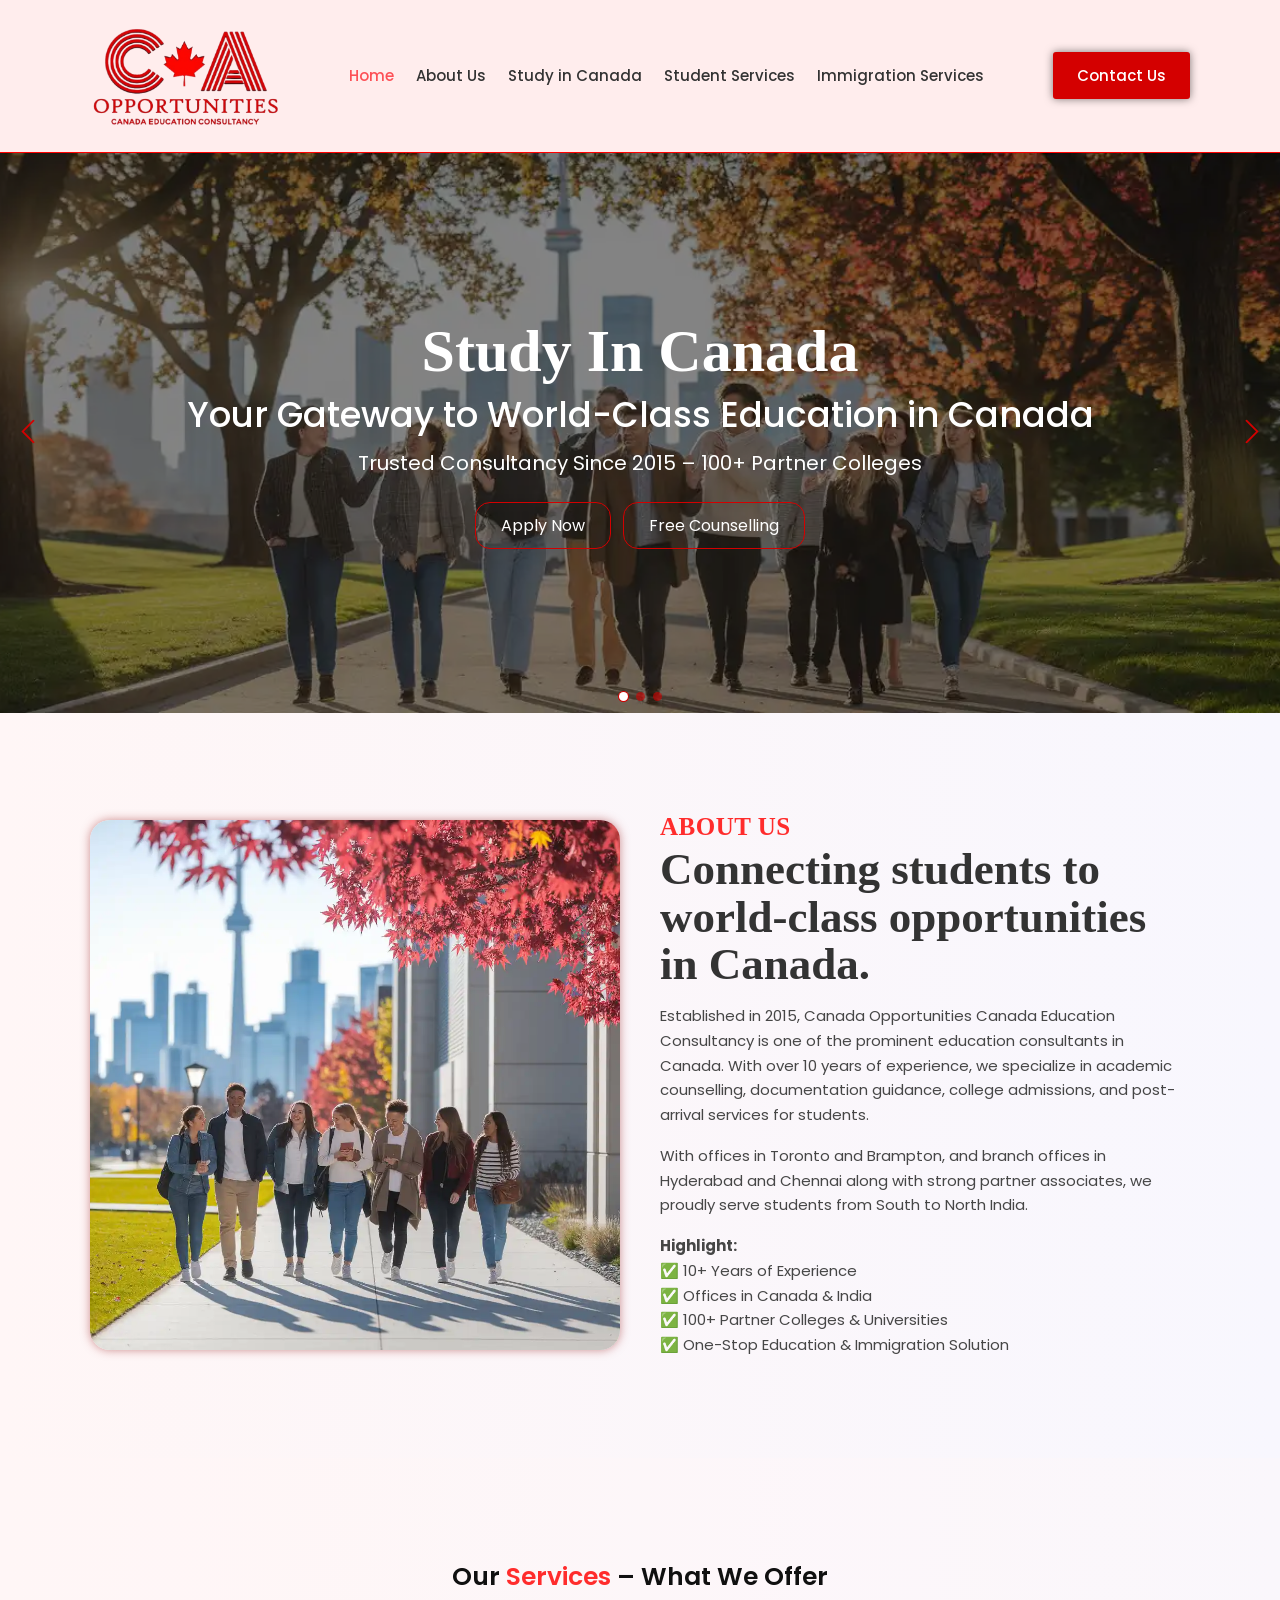
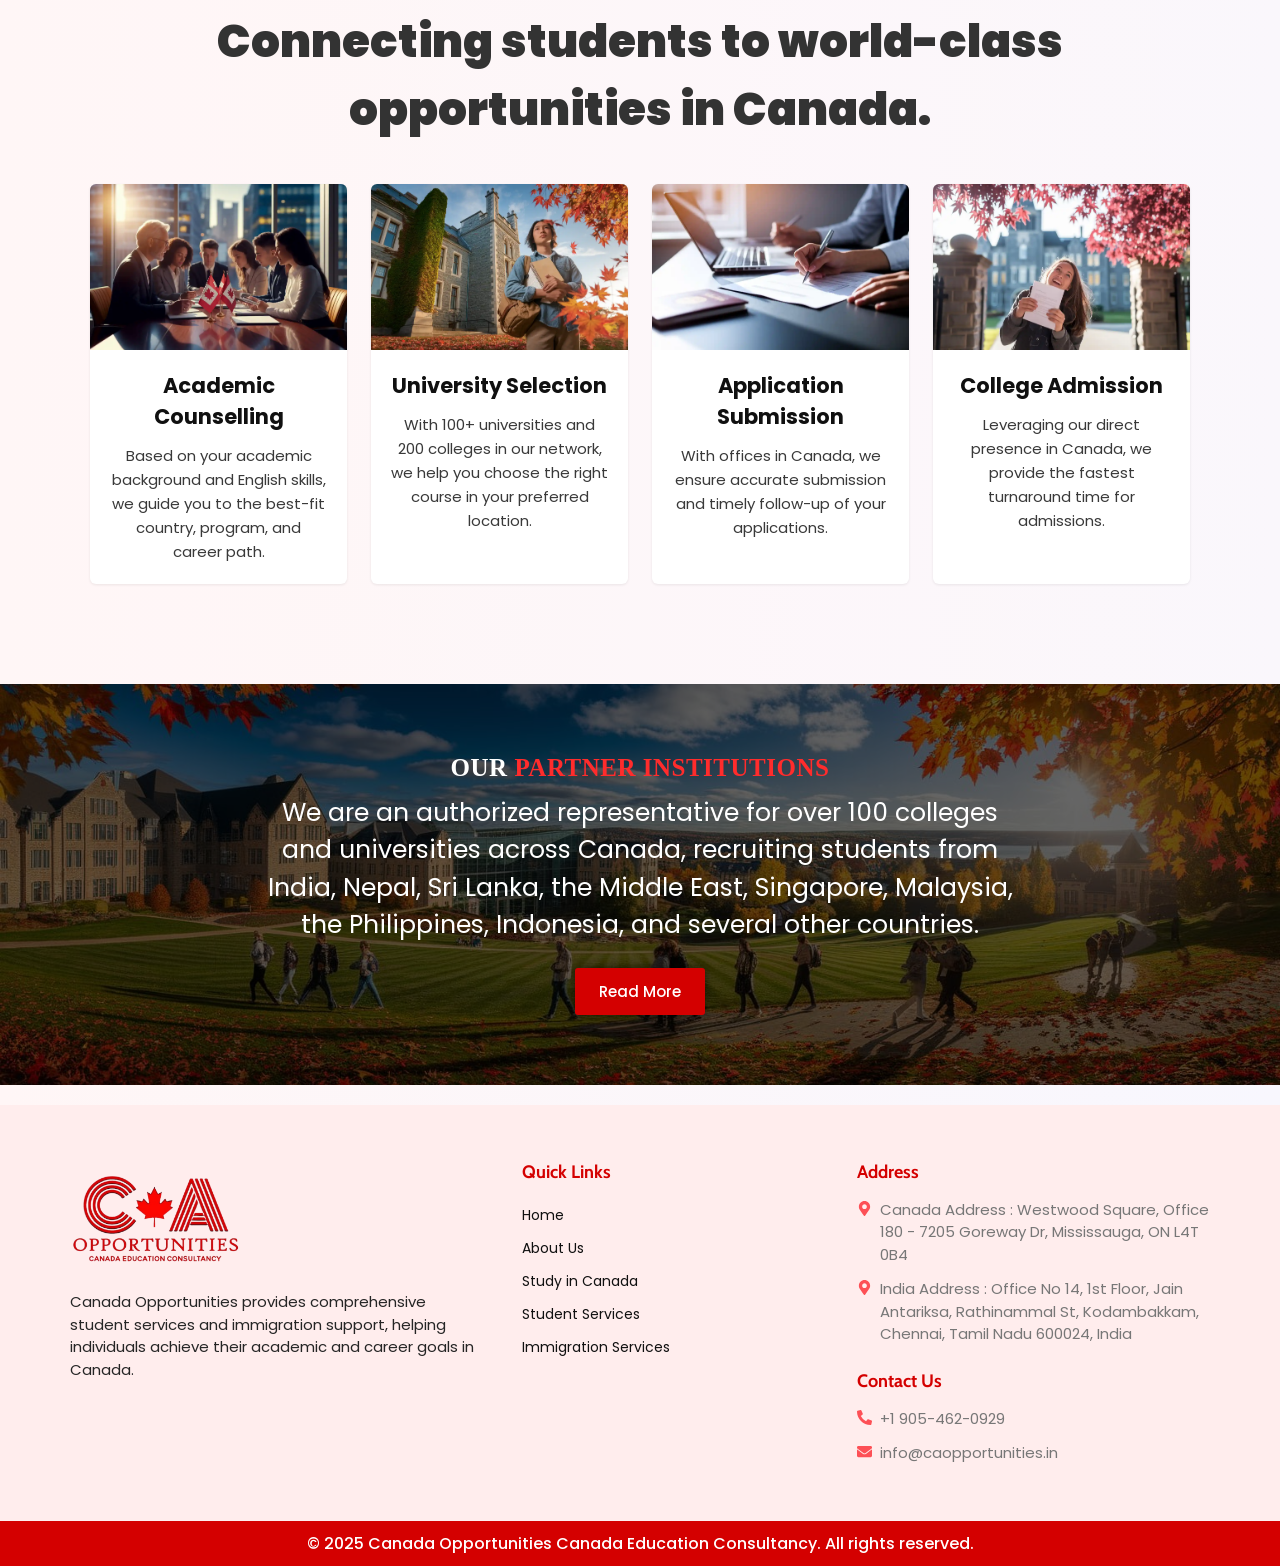
<file: index.html>
<!doctype html>
<html lang="en">
<head>
<meta charset="UTF-8" />
<meta name="viewport" content="width=device-width, initial-scale=1" />
<title>Canada Opportunities – Study, Live & Succeed in Canada.</title>
<meta name="description" content="Trusted Canada education consultancy since 2015. Academic counselling, university selection, application submission, college admission and immigration services." />
<link rel="icon" href="images/favicon-192.png" />
<link rel="preconnect" href="https://fonts.googleapis.com" />
<link rel="preconnect" href="https://fonts.gstatic.com" crossorigin />
<link href="https://fonts.googleapis.com/css2?family=Poppins:wght@300;400;500;600;700&family=Cabin:wght@400;500;600;700&family=Archivo:wght@400;500;600;700&display=swap" rel="stylesheet" />
<link rel="stylesheet" href="styles.css" />
</head>
<body>
<header class="site-header">
  <div class="container">
    <a href="index.html" class="logo">
      <img src="images/logo.png" alt="Canada Opportunities" width="190" height="70" />
    </a>
    <nav class="main-nav">
      <ul>
        <li><a href="index.html" class=" active">Home</a></li>
<li><a href="about-us.html" class="">About Us</a></li>
<li><a href="study-abroad.html" class="">Study in Canada</a></li>
<li><a href="student-services.html" class="">Student Services</a></li>
<li><a href="immigration-services.html" class="">Immigration Services</a></li>
      </ul>
    </nav>
    <a href="contact-us.html" class="btn-primary header-cta">Contact Us</a>
    <button class="menu-toggle" aria-label="Toggle menu">
      <span></span><span></span><span></span>
    </button>
  </div>
  <nav class="mobile-nav">
    <ul>
      <li><a href="index.html" class=" active">Home</a></li>
<li><a href="about-us.html" class="">About Us</a></li>
<li><a href="study-abroad.html" class="">Study in Canada</a></li>
<li><a href="student-services.html" class="">Student Services</a></li>
<li><a href="immigration-services.html" class="">Immigration Services</a></li>
      <li><a href="contact-us.html" class="btn-primary">Contact Us</a></li>
    </ul>
  </nav>
</header>
<main>
<section class="hero-slider">
  <div class="hero-slide active">
    <img src="images/hero-1.webp" alt="Study in Canada" />
    <div class="overlay"></div>
    <div class="content"><div class="content-inner">
      <h2>Study in Canada</h2>
      <h3>Your Gateway to World-Class Education in Canada</h3>
      <p>Trusted Consultancy Since 2015 &ndash; 100+ Partner Colleges</p>
      <div class="cta-row">
        <a href="contact-us.html" class="btn-outline">Apply Now</a>
        <a href="contact-us.html" class="btn-outline">Free Counselling</a>
      </div>
    </div></div>
  </div>
  <div class="hero-slide">
    <img src="images/hero-2.webp" alt="End-to-End Guidance" />
    <div class="overlay"></div>
    <div class="content"><div class="content-inner">
      <h2>End-to-End Guidance</h2>
      <h3>From Admission to Immigration &ndash; We&rsquo;ve Got You Covered</h3>
      <p>Academic Counselling &bull; Visa Guidance &bull; Post-Arrival Support</p>
      <div class="cta-row">
        <a href="contact-us.html" class="btn-outline">Start Your Journey</a>
        <a href="contact-us.html" class="btn-outline">Book Appointment</a>
      </div>
    </div></div>
  </div>
  <div class="hero-slide">
    <img src="images/hero-3.webp" alt="Special Offers" />
    <div class="overlay"></div>
    <div class="content"><div class="content-inner">
      <h2>Special Offers</h2>
      <h3>Exclusive Offers for Our Students</h3>
      <p>Referral Bonus + Tim Hortons Winter Giveaways</p>
      <div class="cta-row">
        <a href="contact-us.html" class="btn-outline">Check Offers</a>
        <a href="contact-us.html" class="btn-outline">Contact Us</a>
      </div>
    </div></div>
  </div>
  <button class="hero-arrow prev" aria-label="Previous slide"><svg viewBox="0 0 283.4 512"><polygon points="54.5,256.3 283.4,485.1 256.1,512.5 0,256.3 0,256.3 27.2,229 256.1,0 283.4,27.4"/></svg></button>
  <button class="hero-arrow next" aria-label="Next slide"><svg viewBox="0 0 283.4 512"><polygon points="54.5,256.3 283.4,485.1 256.1,512.5 0,256.3 0,256.3 27.2,229 256.1,0 283.4,27.4"/></svg></button>
  <div class="hero-dots">
    <button class="hero-dot active" aria-label="Go to slide 1"></button>
    <button class="hero-dot" aria-label="Go to slide 2"></button>
    <button class="hero-dot" aria-label="Go to slide 3"></button>
  </div>
</section>

<section class="about-section">
  <div class="container about-grid">
    <figure>
      <img src="images/about.webp" alt="Students who studied in Canada with us" width="960" height="960" />
    </figure>
    <div>
      <p class="section-heading-eyebrow">About Us</p>
      <h2 class="section-heading-title">Connecting students to world-class opportunities in Canada.</h2>
      <p class="body">Established in 2015, Canada Opportunities Canada Education Consultancy is one of the prominent education consultants in Canada. With over 10 years of experience, we specialize in academic counselling, documentation guidance, college admissions, and post-arrival services for students.</p>
      <p class="body">With offices in Toronto and Brampton, and branch offices in Hyderabad and Chennai along with strong partner associates, we proudly serve students from South to North India.</p>
      <p class="body"><strong>Highlight:</strong><br />
      &#9989; 10+ Years of Experience<br />
      &#9989; Offices in Canada &amp; India<br />
      &#9989; 100+ Partner Colleges &amp; Universities<br />
      &#9989; One-Stop Education &amp; Immigration Solution</p>
    </div>
  </div>
</section>

<section class="services-section">
  <div class="container">
    <div class="services-heading">
      <p class="eyebrow">Our <span>Services</span> &ndash; What We Offer</p>
      <p class="title">Connecting students to world-class opportunities in Canada.</p>
    </div>
    <div class="services-grid">
      <div class="service-card">
        <div class="thumb"><img src="images/service-1.webp" alt="Academic Counselling" loading="lazy" /></div>
        <div class="body">
          <h3>Academic Counselling</h3>
          <p>Based on your academic background and English skills, we guide you to the best-fit country, program, and career path.</p>
        </div>
      </div>
      <div class="service-card">
        <div class="thumb"><img src="images/service-2.webp" alt="University Selection" loading="lazy" /></div>
        <div class="body">
          <h3>University Selection</h3>
          <p>With 100+ universities and 200 colleges in our network, we help you choose the right course in your preferred location.</p>
        </div>
      </div>
      <div class="service-card">
        <div class="thumb"><img src="images/service-3.webp" alt="Application Submission" loading="lazy" /></div>
        <div class="body">
          <h3>Application Submission</h3>
          <p>With offices in Canada, we ensure accurate submission and timely follow-up of your applications.</p>
        </div>
      </div>
      <div class="service-card">
        <div class="thumb"><img src="images/service-4.webp" alt="College Admission" loading="lazy" /></div>
        <div class="body">
          <h3>College Admission</h3>
          <p>Leveraging our direct presence in Canada, we provide the fastest turnaround time for admissions.</p>
        </div>
      </div>
    </div>
  </div>
</section>

<section class="partners-section">
  <div class="container">
    <h2>Our <span>Partner Institutions</span></h2>
    <p>We are an authorized representative for over 100 colleges and universities across Canada, recruiting students from India, Nepal, Sri Lanka, the Middle East, Singapore, Malaysia, the Philippines, Indonesia, and several other countries.</p>
    <a href="student-services.html" class="btn-primary">Read More</a>
  </div>
</section>
</main>
<footer class="site-footer">
  <div class="footer-top">
    <div class="footer-grid">
      <div>
        <a href="index.html" class="logo"><img src="images/logo.png" alt="Canada Opportunities" width="190" height="70" /></a>
        <p class="about">Canada Opportunities provides comprehensive student services and immigration support, helping individuals achieve their academic and career goals in Canada.</p>
      </div>
      <div>
        <h2>Quick Links</h2>
        <ul class="footer-links">
          <li><a href="index.html">Home</a></li>
          <li><a href="about-us.html">About Us</a></li>
          <li><a href="study-abroad.html">Study in Canada</a></li>
          <li><a href="student-services.html">Student Services</a></li>
          <li><a href="immigration-services.html">Immigration Services</a></li>
        </ul>
      </div>
      <div class="footer-col">
        <div>
          <h2>Address</h2>
          <ul class="footer-list">
            <li><svg viewBox="0 0 384 512"><path d="M172.268 501.67C26.97 291.031 0 269.413 0 192 0 85.961 85.961 0 192 0s192 85.961 192 192c0 77.413-26.97 99.031-172.268 309.67-9.535 13.774-29.93 13.773-39.464 0zM192 272c44.183 0 80-35.817 80-80s-35.817-80-80-80-80 35.817-80 80 35.817 80 80 80z"/></svg> <span>Canada Address : Westwood Square, Office 180 - 7205 Goreway Dr, Mississauga, ON L4T 0B4</span></li>
            <li><svg viewBox="0 0 384 512"><path d="M172.268 501.67C26.97 291.031 0 269.413 0 192 0 85.961 85.961 0 192 0s192 85.961 192 192c0 77.413-26.97 99.031-172.268 309.67-9.535 13.774-29.93 13.773-39.464 0zM192 272c44.183 0 80-35.817 80-80s-35.817-80-80-80-80 35.817-80 80 35.817 80 80 80z"/></svg> <span>India Address : Office No 14, 1st Floor, Jain Antariksa, Rathinammal St, Kodambakkam, Chennai, Tamil Nadu 600024, India</span></li>
          </ul>
        </div>
        <div>
          <h2>Contact Us</h2>
          <ul class="footer-list">
            <li><svg viewBox="0 0 512 512"><path d="M497.39 361.8l-112-48a24 24 0 0 0-28 6.9l-49.6 60.6A370.66 370.66 0 0 1 130.6 204.11l60.6-49.6a23.94 23.94 0 0 0 6.9-28l-48-112A24.16 24.16 0 0 0 122.6.61l-104 24A24 24 0 0 0 0 48c0 256.5 207.9 464 464 464a24 24 0 0 0 23.4-18.6l24-104a24.29 24.29 0 0 0-14.01-27.6z"/></svg> <a href="tel:+19054620929">+1 905-462-0929</a></li>
            <li><svg viewBox="0 0 512 512"><path d="M502.3 190.8c3.9-3.1 9.7-.2 9.7 4.7V400c0 26.5-21.5 48-48 48H48c-26.5 0-48-21.5-48-48V195.6c0-5 5.7-7.8 9.7-4.7 22.4 17.4 52.1 39.5 154.1 113.6 21.1 15.4 56.7 47.8 92.2 47.6 35.7.3 72-32.8 92.3-47.6 102-74.1 131.6-96.3 154-113.7zM256 320c23.2.4 56.6-29.2 73.4-41.4 132.7-96.3 142.8-104.7 173.4-128.7 5.8-4.5 9.2-11.5 9.2-18.9v-19c0-26.5-21.5-48-48-48H48C21.5 64 0 85.5 0 112v19c0 7.4 3.4 14.3 9.2 18.9 30.6 23.9 40.7 32.4 173.4 128.7 16.8 12.2 50.2 41.8 73.4 41.4z"/></svg> <a href="mailto:info@caopportunities.in">info@caopportunities.in</a></li>
          </ul>
        </div>
      </div>
    </div>
  </div>
  <div class="footer-bottom">
    <p>&copy; 2025 Canada Opportunities Canada Education Consultancy. All rights reserved.</p>
  </div>
</footer>
<script src="script.js"></script>
</body>
</html>
</file>
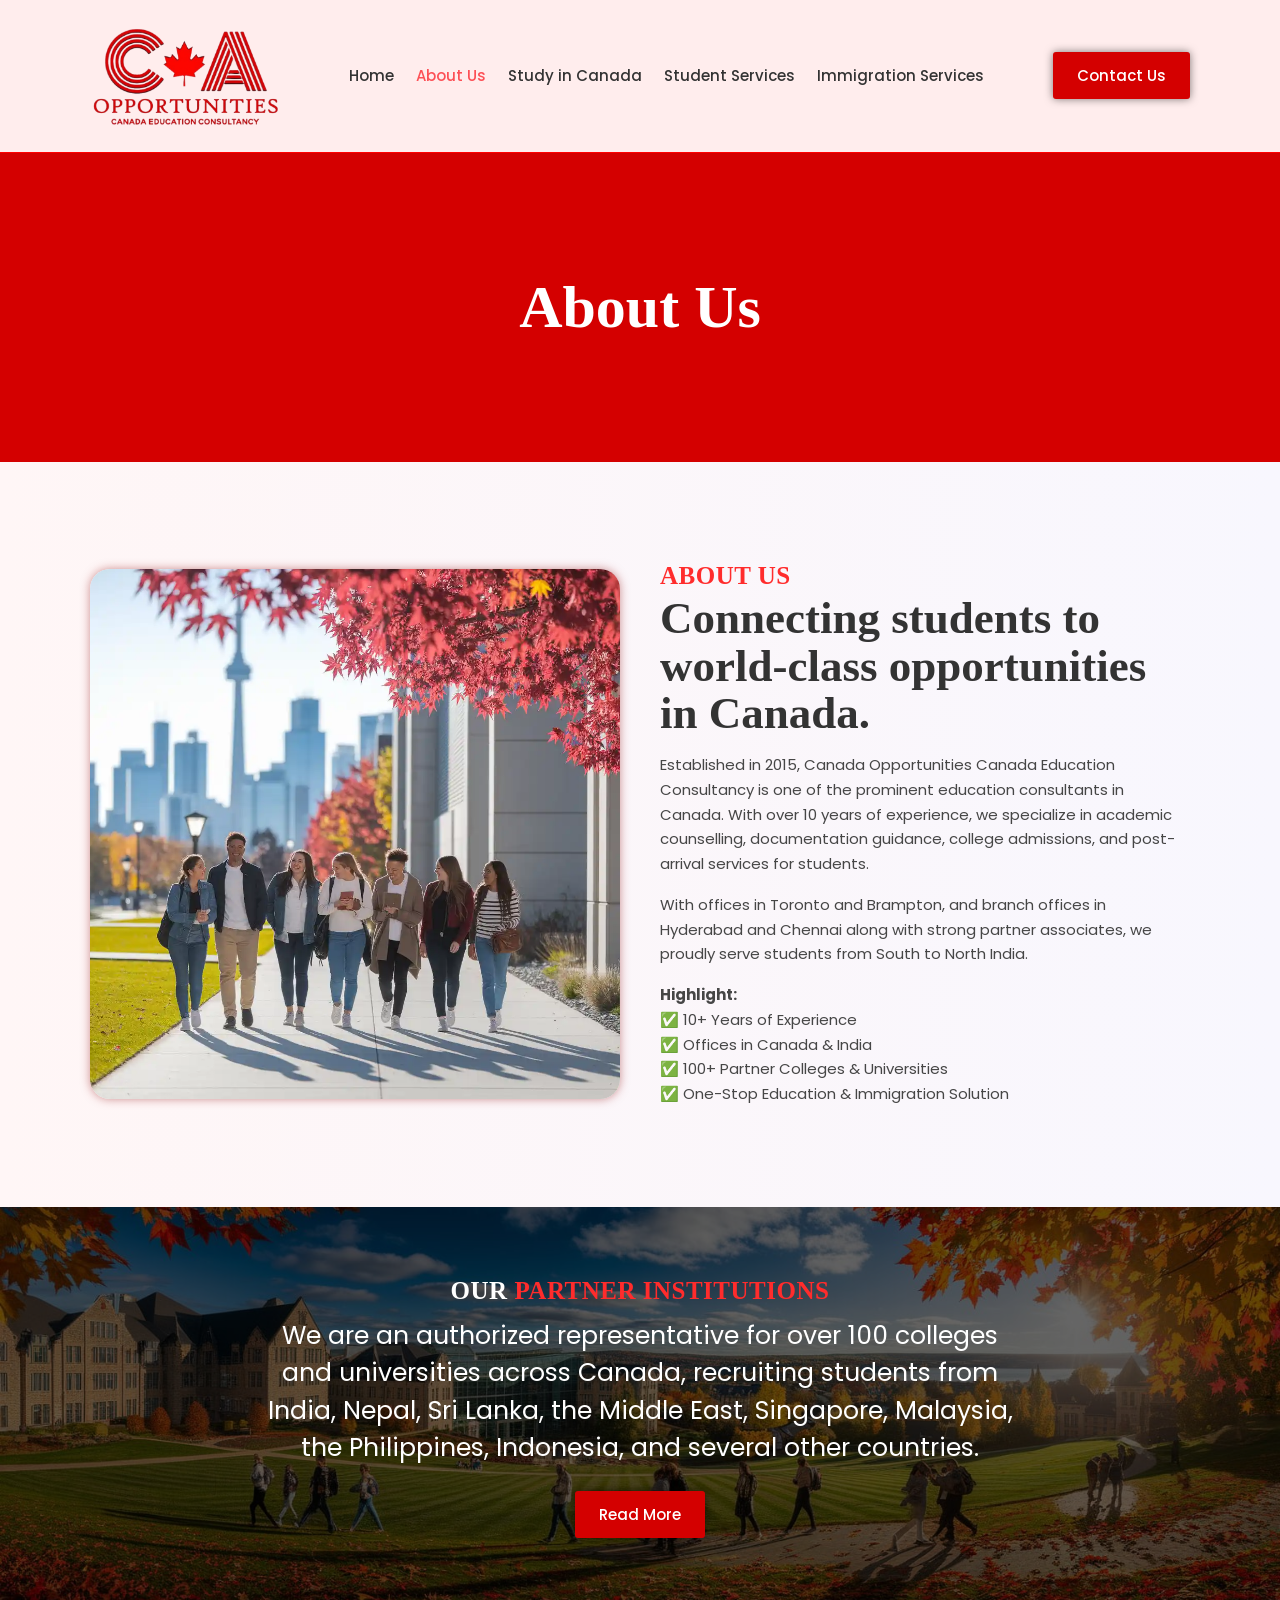
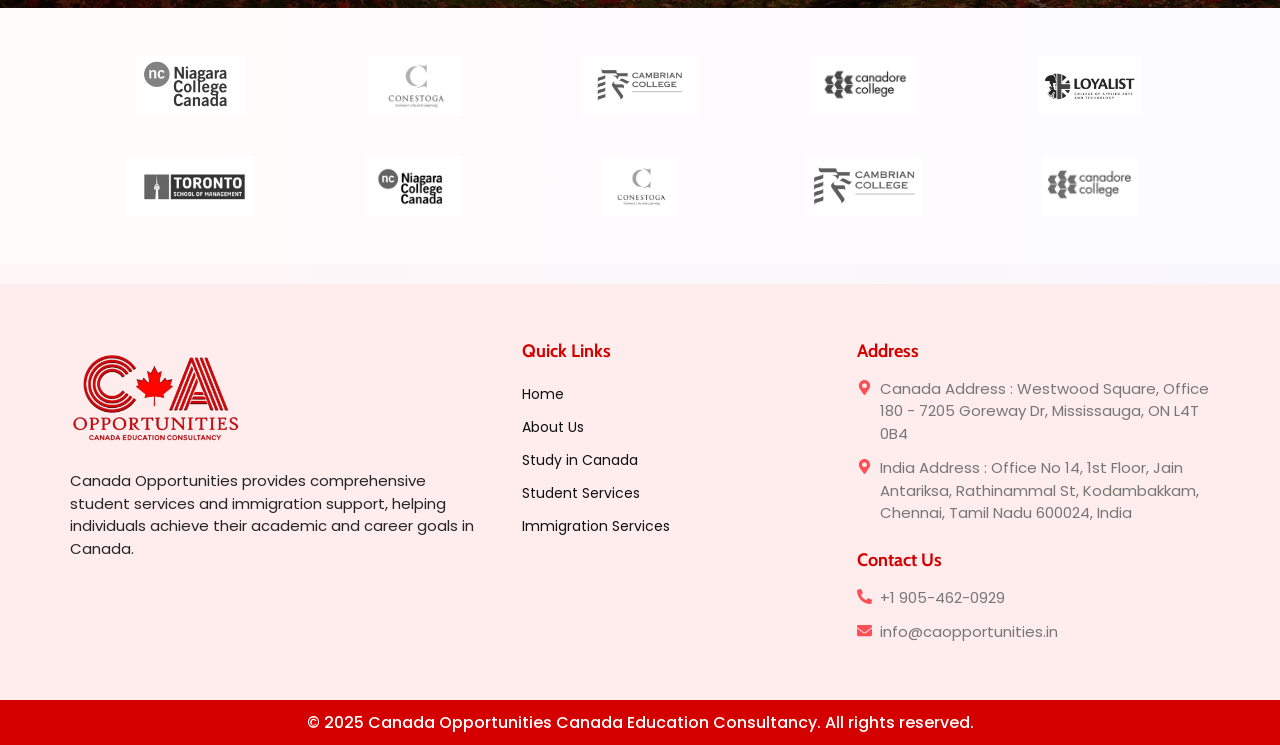
<file: about-us.html>
<!doctype html>
<html lang="en">
<head>
<meta charset="UTF-8" />
<meta name="viewport" content="width=device-width, initial-scale=1" />
<title>About Us – Canada Opportunities</title>
<meta name="description" content="Established in 2015, Canada Opportunities is a prominent Canada education consultancy with offices in Toronto, Brampton, Hyderabad and Chennai." />
<link rel="icon" href="images/favicon-192.png" />
<link rel="preconnect" href="https://fonts.googleapis.com" />
<link rel="preconnect" href="https://fonts.gstatic.com" crossorigin />
<link href="https://fonts.googleapis.com/css2?family=Poppins:wght@300;400;500;600;700&family=Cabin:wght@400;500;600;700&family=Archivo:wght@400;500;600;700&display=swap" rel="stylesheet" />
<link rel="stylesheet" href="styles.css" />
</head>
<body>
<header class="site-header">
  <div class="container">
    <a href="index.html" class="logo">
      <img src="images/logo.png" alt="Canada Opportunities" width="190" height="70" />
    </a>
    <nav class="main-nav">
      <ul>
        <li><a href="index.html" class="">Home</a></li>
<li><a href="about-us.html" class=" active">About Us</a></li>
<li><a href="study-abroad.html" class="">Study in Canada</a></li>
<li><a href="student-services.html" class="">Student Services</a></li>
<li><a href="immigration-services.html" class="">Immigration Services</a></li>
      </ul>
    </nav>
    <a href="contact-us.html" class="btn-primary header-cta">Contact Us</a>
    <button class="menu-toggle" aria-label="Toggle menu">
      <span></span><span></span><span></span>
    </button>
  </div>
  <nav class="mobile-nav">
    <ul>
      <li><a href="index.html" class="">Home</a></li>
<li><a href="about-us.html" class=" active">About Us</a></li>
<li><a href="study-abroad.html" class="">Study in Canada</a></li>
<li><a href="student-services.html" class="">Student Services</a></li>
<li><a href="immigration-services.html" class="">Immigration Services</a></li>
      <li><a href="contact-us.html" class="btn-primary">Contact Us</a></li>
    </ul>
  </nav>
</header>
<main>
<section class="page-hero"><h1>About Us</h1></section><section class="about-section">
  <div class="container about-grid">
    <figure>
      <img src="images/about.webp" alt="Students who studied in Canada with us" width="960" height="960" />
    </figure>
    <div>
      <p class="section-heading-eyebrow">About Us</p>
      <h2 class="section-heading-title">Connecting students to world-class opportunities in Canada.</h2>
      <p class="body">Established in 2015, Canada Opportunities Canada Education Consultancy is one of the prominent education consultants in Canada. With over 10 years of experience, we specialize in academic counselling, documentation guidance, college admissions, and post-arrival services for students.</p>
      <p class="body">With offices in Toronto and Brampton, and branch offices in Hyderabad and Chennai along with strong partner associates, we proudly serve students from South to North India.</p>
      <p class="body"><strong>Highlight:</strong><br />
      &#9989; 10+ Years of Experience<br />
      &#9989; Offices in Canada &amp; India<br />
      &#9989; 100+ Partner Colleges &amp; Universities<br />
      &#9989; One-Stop Education &amp; Immigration Solution</p>
    </div>
  </div>
</section><section class="partners-section">
  <div class="container">
    <h2>Our <span>Partner Institutions</span></h2>
    <p>We are an authorized representative for over 100 colleges and universities across Canada, recruiting students from India, Nepal, Sri Lanka, the Middle East, Singapore, Malaysia, the Philippines, Indonesia, and several other countries.</p>
    <a href="student-services.html" class="btn-primary">Read More</a>
  </div>
</section><section class="partner-logos">
  <div class="container grid">
    <div class="logo-cell"><img src="images/partner-1.png" alt="Partner institution 1" width="200" height="90" loading="lazy" /></div>
    <div class="logo-cell"><img src="images/partner-2.png" alt="Partner institution 2" width="200" height="90" loading="lazy" /></div>
    <div class="logo-cell"><img src="images/partner-3.png" alt="Partner institution 3" width="200" height="90" loading="lazy" /></div>
    <div class="logo-cell"><img src="images/partner-4.png" alt="Partner institution 4" width="200" height="90" loading="lazy" /></div>
    <div class="logo-cell"><img src="images/partner-5.png" alt="Partner institution 5" width="200" height="90" loading="lazy" /></div>
    <div class="logo-cell"><img src="images/partner-6.png" alt="Partner institution 6" width="200" height="90" loading="lazy" /></div>
    <div class="logo-cell"><img src="images/partner-7.png" alt="Partner institution 7" width="200" height="90" loading="lazy" /></div>
    <div class="logo-cell"><img src="images/partner-8.png" alt="Partner institution 8" width="200" height="90" loading="lazy" /></div>
    <div class="logo-cell"><img src="images/partner-9.png" alt="Partner institution 9" width="200" height="90" loading="lazy" /></div>
    <div class="logo-cell"><img src="images/partner-10.png" alt="Partner institution 10" width="200" height="90" loading="lazy" /></div>
  </div>
</section>
</main>
<footer class="site-footer">
  <div class="footer-top">
    <div class="footer-grid">
      <div>
        <a href="index.html" class="logo"><img src="images/logo.png" alt="Canada Opportunities" width="190" height="70" /></a>
        <p class="about">Canada Opportunities provides comprehensive student services and immigration support, helping individuals achieve their academic and career goals in Canada.</p>
      </div>
      <div>
        <h2>Quick Links</h2>
        <ul class="footer-links">
          <li><a href="index.html">Home</a></li>
          <li><a href="about-us.html">About Us</a></li>
          <li><a href="study-abroad.html">Study in Canada</a></li>
          <li><a href="student-services.html">Student Services</a></li>
          <li><a href="immigration-services.html">Immigration Services</a></li>
        </ul>
      </div>
      <div class="footer-col">
        <div>
          <h2>Address</h2>
          <ul class="footer-list">
            <li><svg viewBox="0 0 384 512"><path d="M172.268 501.67C26.97 291.031 0 269.413 0 192 0 85.961 85.961 0 192 0s192 85.961 192 192c0 77.413-26.97 99.031-172.268 309.67-9.535 13.774-29.93 13.773-39.464 0zM192 272c44.183 0 80-35.817 80-80s-35.817-80-80-80-80 35.817-80 80 35.817 80 80 80z"/></svg> <span>Canada Address : Westwood Square, Office 180 - 7205 Goreway Dr, Mississauga, ON L4T 0B4</span></li>
            <li><svg viewBox="0 0 384 512"><path d="M172.268 501.67C26.97 291.031 0 269.413 0 192 0 85.961 85.961 0 192 0s192 85.961 192 192c0 77.413-26.97 99.031-172.268 309.67-9.535 13.774-29.93 13.773-39.464 0zM192 272c44.183 0 80-35.817 80-80s-35.817-80-80-80-80 35.817-80 80 35.817 80 80 80z"/></svg> <span>India Address : Office No 14, 1st Floor, Jain Antariksa, Rathinammal St, Kodambakkam, Chennai, Tamil Nadu 600024, India</span></li>
          </ul>
        </div>
        <div>
          <h2>Contact Us</h2>
          <ul class="footer-list">
            <li><svg viewBox="0 0 512 512"><path d="M497.39 361.8l-112-48a24 24 0 0 0-28 6.9l-49.6 60.6A370.66 370.66 0 0 1 130.6 204.11l60.6-49.6a23.94 23.94 0 0 0 6.9-28l-48-112A24.16 24.16 0 0 0 122.6.61l-104 24A24 24 0 0 0 0 48c0 256.5 207.9 464 464 464a24 24 0 0 0 23.4-18.6l24-104a24.29 24.29 0 0 0-14.01-27.6z"/></svg> <a href="tel:+19054620929">+1 905-462-0929</a></li>
            <li><svg viewBox="0 0 512 512"><path d="M502.3 190.8c3.9-3.1 9.7-.2 9.7 4.7V400c0 26.5-21.5 48-48 48H48c-26.5 0-48-21.5-48-48V195.6c0-5 5.7-7.8 9.7-4.7 22.4 17.4 52.1 39.5 154.1 113.6 21.1 15.4 56.7 47.8 92.2 47.6 35.7.3 72-32.8 92.3-47.6 102-74.1 131.6-96.3 154-113.7zM256 320c23.2.4 56.6-29.2 73.4-41.4 132.7-96.3 142.8-104.7 173.4-128.7 5.8-4.5 9.2-11.5 9.2-18.9v-19c0-26.5-21.5-48-48-48H48C21.5 64 0 85.5 0 112v19c0 7.4 3.4 14.3 9.2 18.9 30.6 23.9 40.7 32.4 173.4 128.7 16.8 12.2 50.2 41.8 73.4 41.4z"/></svg> <a href="mailto:info@caopportunities.in">info@caopportunities.in</a></li>
          </ul>
        </div>
      </div>
    </div>
  </div>
  <div class="footer-bottom">
    <p>&copy; 2025 Canada Opportunities Canada Education Consultancy. All rights reserved.</p>
  </div>
</footer>
<script src="script.js"></script>
</body>
</html>
</file>
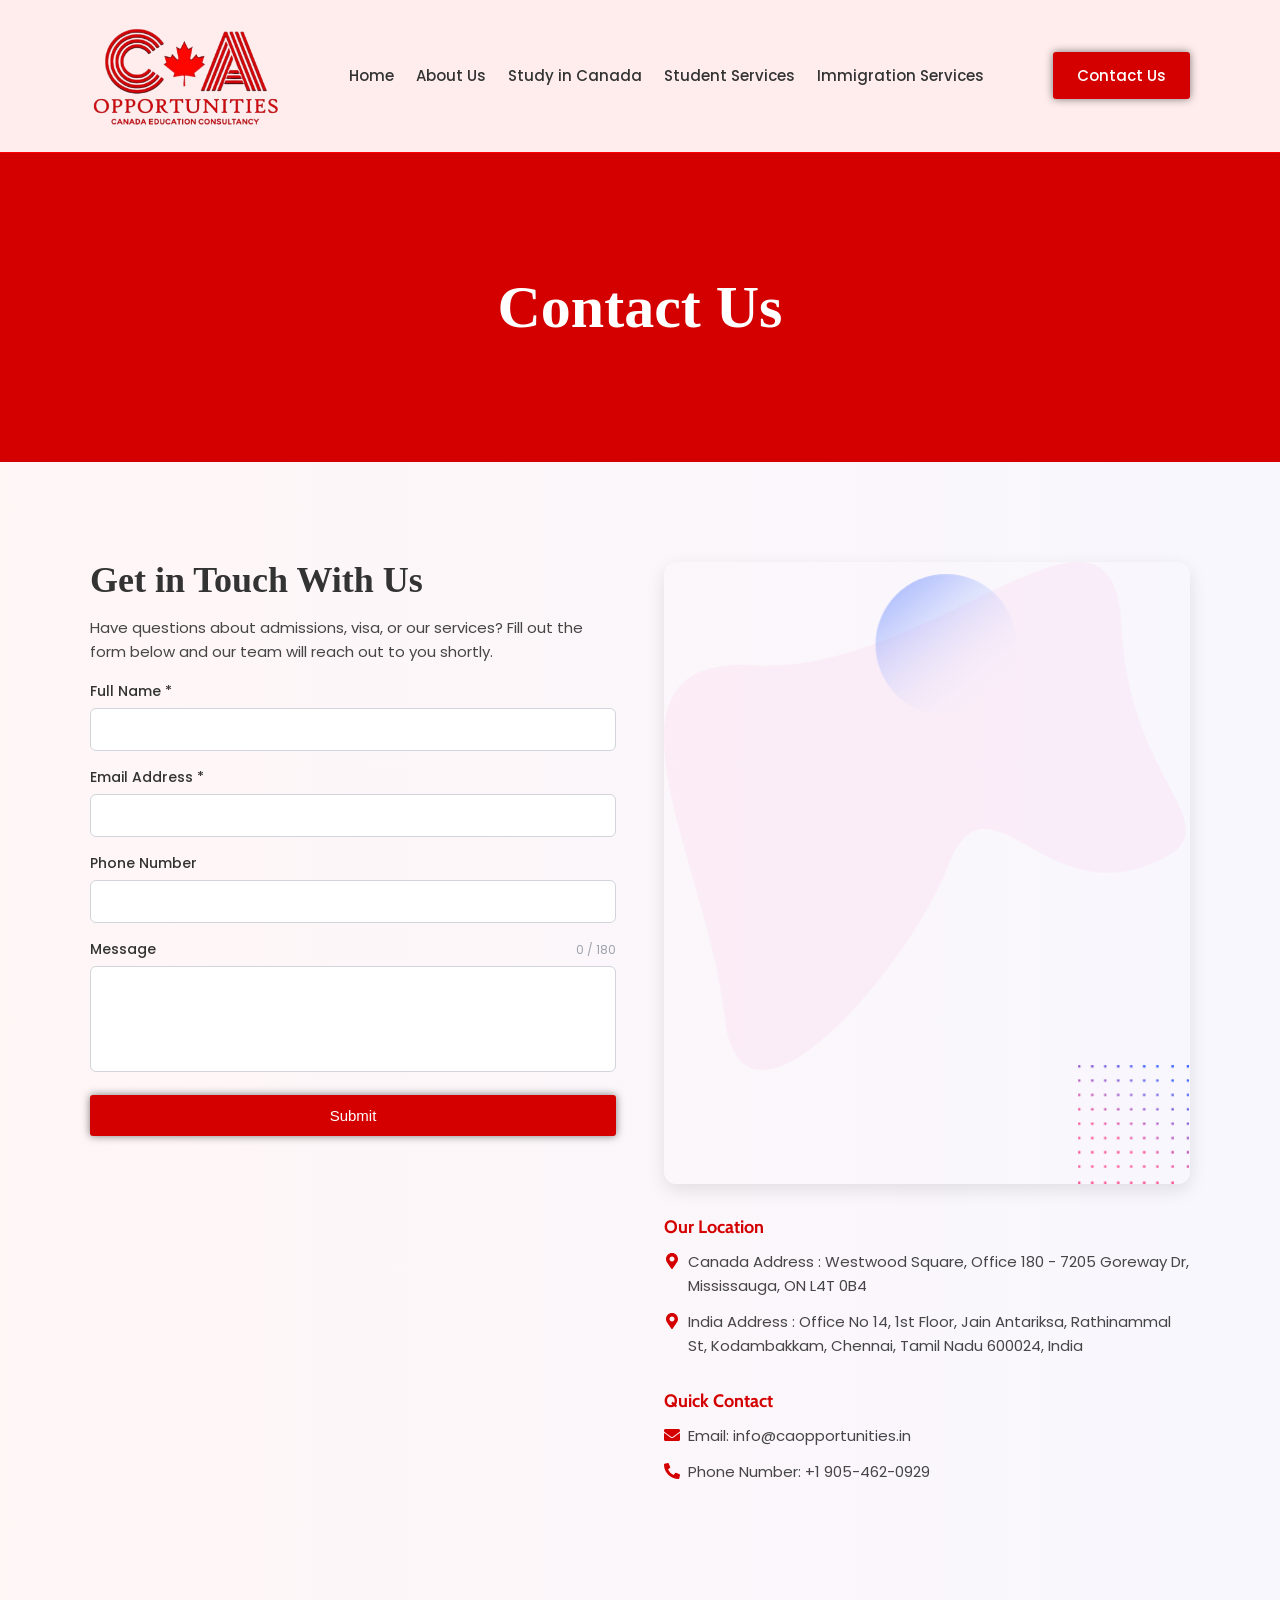
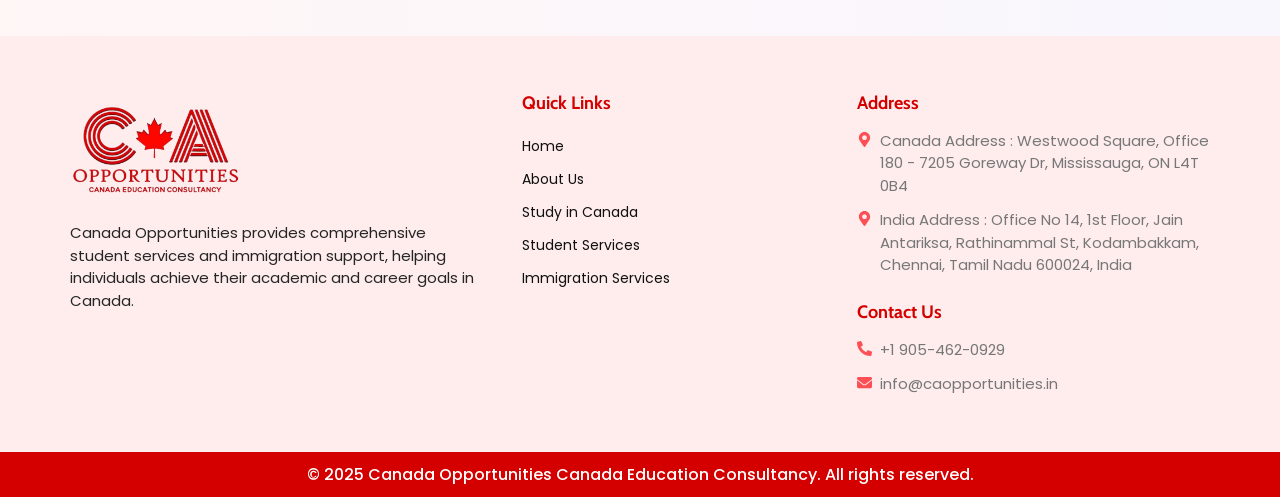
<file: contact-us.html>
<!doctype html>
<html lang="en">
<head>
<meta charset="UTF-8" />
<meta name="viewport" content="width=device-width, initial-scale=1" />
<title>Contact Us – Canada Opportunities</title>
<meta name="description" content="Have questions about admissions, visa, or our services? Get in touch with Canada Opportunities today." />
<link rel="icon" href="images/favicon-192.png" />
<link rel="preconnect" href="https://fonts.googleapis.com" />
<link rel="preconnect" href="https://fonts.gstatic.com" crossorigin />
<link href="https://fonts.googleapis.com/css2?family=Poppins:wght@300;400;500;600;700&family=Cabin:wght@400;500;600;700&family=Archivo:wght@400;500;600;700&display=swap" rel="stylesheet" />
<link rel="stylesheet" href="styles.css" />
</head>
<body>
<header class="site-header">
  <div class="container">
    <a href="index.html" class="logo">
      <img src="images/logo.png" alt="Canada Opportunities" width="190" height="70" />
    </a>
    <nav class="main-nav">
      <ul>
        <li><a href="index.html" class="">Home</a></li>
<li><a href="about-us.html" class="">About Us</a></li>
<li><a href="study-abroad.html" class="">Study in Canada</a></li>
<li><a href="student-services.html" class="">Student Services</a></li>
<li><a href="immigration-services.html" class="">Immigration Services</a></li>
      </ul>
    </nav>
    <a href="contact-us.html" class="btn-primary header-cta">Contact Us</a>
    <button class="menu-toggle" aria-label="Toggle menu">
      <span></span><span></span><span></span>
    </button>
  </div>
  <nav class="mobile-nav">
    <ul>
      <li><a href="index.html" class="">Home</a></li>
<li><a href="about-us.html" class="">About Us</a></li>
<li><a href="study-abroad.html" class="">Study in Canada</a></li>
<li><a href="student-services.html" class="">Student Services</a></li>
<li><a href="immigration-services.html" class="">Immigration Services</a></li>
      <li><a href="contact-us.html" class="btn-primary">Contact Us</a></li>
    </ul>
  </nav>
</header>
<main>
<section class="page-hero"><h1>Contact Us</h1></section><section class="section">
  <div class="container contact-grid">
    <div>
      <h2 class="section-heading-title small">Get in Touch With Us</h2>
      <p class="body-text">Have questions about admissions, visa, or our services? Fill out the form below and our team will reach out to you shortly.</p>

      <form class="contact-form" novalidate>
        <div class="form-field">
          <label for="name">Full Name *</label>
          <input type="text" id="name" name="name" required />
        </div>
        <div class="form-field">
          <label for="email">Email Address *</label>
          <input type="email" id="email" name="email" required />
        </div>
        <div class="form-field">
          <label for="phone">Phone Number</label>
          <input type="tel" id="phone" name="phone" />
        </div>
        <div class="form-field">
          <div class="char-count">
            <label for="message" style="margin-bottom:0">Message</label>
            <span data-char-count>0 / 180</span>
          </div>
          <textarea id="message" name="message" rows="4" maxlength="180"></textarea>
        </div>
        <button type="submit" class="btn-primary">Submit</button>
        <p class="form-note success hidden"></p>
      </form>
    </div>

    <div>
      <div class="contact-image">
        <img src="images/contact-image.png" alt="Contact Canada Opportunities" width="640" height="480" loading="lazy" />
      </div>

      <div class="contact-info-block">
        <h3>Our Location</h3>
        <ul>
          <li><svg viewBox="0 0 384 512"><path d="M172.268 501.67C26.97 291.031 0 269.413 0 192 0 85.961 85.961 0 192 0s192 85.961 192 192c0 77.413-26.97 99.031-172.268 309.67-9.535 13.774-29.93 13.773-39.464 0zM192 272c44.183 0 80-35.817 80-80s-35.817-80-80-80-80 35.817-80 80 35.817 80 80 80z"/></svg><span>Canada Address : Westwood Square, Office 180 - 7205 Goreway Dr, Mississauga, ON L4T 0B4</span></li>
          <li><svg viewBox="0 0 384 512"><path d="M172.268 501.67C26.97 291.031 0 269.413 0 192 0 85.961 85.961 0 192 0s192 85.961 192 192c0 77.413-26.97 99.031-172.268 309.67-9.535 13.774-29.93 13.773-39.464 0zM192 272c44.183 0 80-35.817 80-80s-35.817-80-80-80-80 35.817-80 80 35.817 80 80 80z"/></svg><span>India Address : Office No 14, 1st Floor, Jain Antariksa, Rathinammal St, Kodambakkam, Chennai, Tamil Nadu 600024, India</span></li>
        </ul>
      </div>

      <div class="contact-info-block">
        <h3>Quick Contact</h3>
        <ul>
          <li><svg viewBox="0 0 512 512"><path d="M502.3 190.8c3.9-3.1 9.7-.2 9.7 4.7V400c0 26.5-21.5 48-48 48H48c-26.5 0-48-21.5-48-48V195.6c0-5 5.7-7.8 9.7-4.7 22.4 17.4 52.1 39.5 154.1 113.6 21.1 15.4 56.7 47.8 92.2 47.6 35.7.3 72-32.8 92.3-47.6 102-74.1 131.6-96.3 154-113.7zM256 320c23.2.4 56.6-29.2 73.4-41.4 132.7-96.3 142.8-104.7 173.4-128.7 5.8-4.5 9.2-11.5 9.2-18.9v-19c0-26.5-21.5-48-48-48H48C21.5 64 0 85.5 0 112v19c0 7.4 3.4 14.3 9.2 18.9 30.6 23.9 40.7 32.4 173.4 128.7 16.8 12.2 50.2 41.8 73.4 41.4z"/></svg><a href="mailto:info@caopportunities.in">Email: info@caopportunities.in</a></li>
          <li><svg viewBox="0 0 512 512"><path d="M497.39 361.8l-112-48a24 24 0 0 0-28 6.9l-49.6 60.6A370.66 370.66 0 0 1 130.6 204.11l60.6-49.6a23.94 23.94 0 0 0 6.9-28l-48-112A24.16 24.16 0 0 0 122.6.61l-104 24A24 24 0 0 0 0 48c0 256.5 207.9 464 464 464a24 24 0 0 0 23.4-18.6l24-104a24.29 24.29 0 0 0-14.01-27.6z"/></svg><a href="tel:+19054620929">Phone Number: +1 905-462-0929</a></li>
        </ul>
      </div>
    </div>
  </div>
</section>

</main>
<footer class="site-footer">
  <div class="footer-top">
    <div class="footer-grid">
      <div>
        <a href="index.html" class="logo"><img src="images/logo.png" alt="Canada Opportunities" width="190" height="70" /></a>
        <p class="about">Canada Opportunities provides comprehensive student services and immigration support, helping individuals achieve their academic and career goals in Canada.</p>
      </div>
      <div>
        <h2>Quick Links</h2>
        <ul class="footer-links">
          <li><a href="index.html">Home</a></li>
          <li><a href="about-us.html">About Us</a></li>
          <li><a href="study-abroad.html">Study in Canada</a></li>
          <li><a href="student-services.html">Student Services</a></li>
          <li><a href="immigration-services.html">Immigration Services</a></li>
        </ul>
      </div>
      <div class="footer-col">
        <div>
          <h2>Address</h2>
          <ul class="footer-list">
            <li><svg viewBox="0 0 384 512"><path d="M172.268 501.67C26.97 291.031 0 269.413 0 192 0 85.961 85.961 0 192 0s192 85.961 192 192c0 77.413-26.97 99.031-172.268 309.67-9.535 13.774-29.93 13.773-39.464 0zM192 272c44.183 0 80-35.817 80-80s-35.817-80-80-80-80 35.817-80 80 35.817 80 80 80z"/></svg> <span>Canada Address : Westwood Square, Office 180 - 7205 Goreway Dr, Mississauga, ON L4T 0B4</span></li>
            <li><svg viewBox="0 0 384 512"><path d="M172.268 501.67C26.97 291.031 0 269.413 0 192 0 85.961 85.961 0 192 0s192 85.961 192 192c0 77.413-26.97 99.031-172.268 309.67-9.535 13.774-29.93 13.773-39.464 0zM192 272c44.183 0 80-35.817 80-80s-35.817-80-80-80-80 35.817-80 80 35.817 80 80 80z"/></svg> <span>India Address : Office No 14, 1st Floor, Jain Antariksa, Rathinammal St, Kodambakkam, Chennai, Tamil Nadu 600024, India</span></li>
          </ul>
        </div>
        <div>
          <h2>Contact Us</h2>
          <ul class="footer-list">
            <li><svg viewBox="0 0 512 512"><path d="M497.39 361.8l-112-48a24 24 0 0 0-28 6.9l-49.6 60.6A370.66 370.66 0 0 1 130.6 204.11l60.6-49.6a23.94 23.94 0 0 0 6.9-28l-48-112A24.16 24.16 0 0 0 122.6.61l-104 24A24 24 0 0 0 0 48c0 256.5 207.9 464 464 464a24 24 0 0 0 23.4-18.6l24-104a24.29 24.29 0 0 0-14.01-27.6z"/></svg> <a href="tel:+19054620929">+1 905-462-0929</a></li>
            <li><svg viewBox="0 0 512 512"><path d="M502.3 190.8c3.9-3.1 9.7-.2 9.7 4.7V400c0 26.5-21.5 48-48 48H48c-26.5 0-48-21.5-48-48V195.6c0-5 5.7-7.8 9.7-4.7 22.4 17.4 52.1 39.5 154.1 113.6 21.1 15.4 56.7 47.8 92.2 47.6 35.7.3 72-32.8 92.3-47.6 102-74.1 131.6-96.3 154-113.7zM256 320c23.2.4 56.6-29.2 73.4-41.4 132.7-96.3 142.8-104.7 173.4-128.7 5.8-4.5 9.2-11.5 9.2-18.9v-19c0-26.5-21.5-48-48-48H48C21.5 64 0 85.5 0 112v19c0 7.4 3.4 14.3 9.2 18.9 30.6 23.9 40.7 32.4 173.4 128.7 16.8 12.2 50.2 41.8 73.4 41.4z"/></svg> <a href="mailto:info@caopportunities.in">info@caopportunities.in</a></li>
          </ul>
        </div>
      </div>
    </div>
  </div>
  <div class="footer-bottom">
    <p>&copy; 2025 Canada Opportunities Canada Education Consultancy. All rights reserved.</p>
  </div>
</footer>
<script src="script.js"></script>
</body>
</html>
</file>
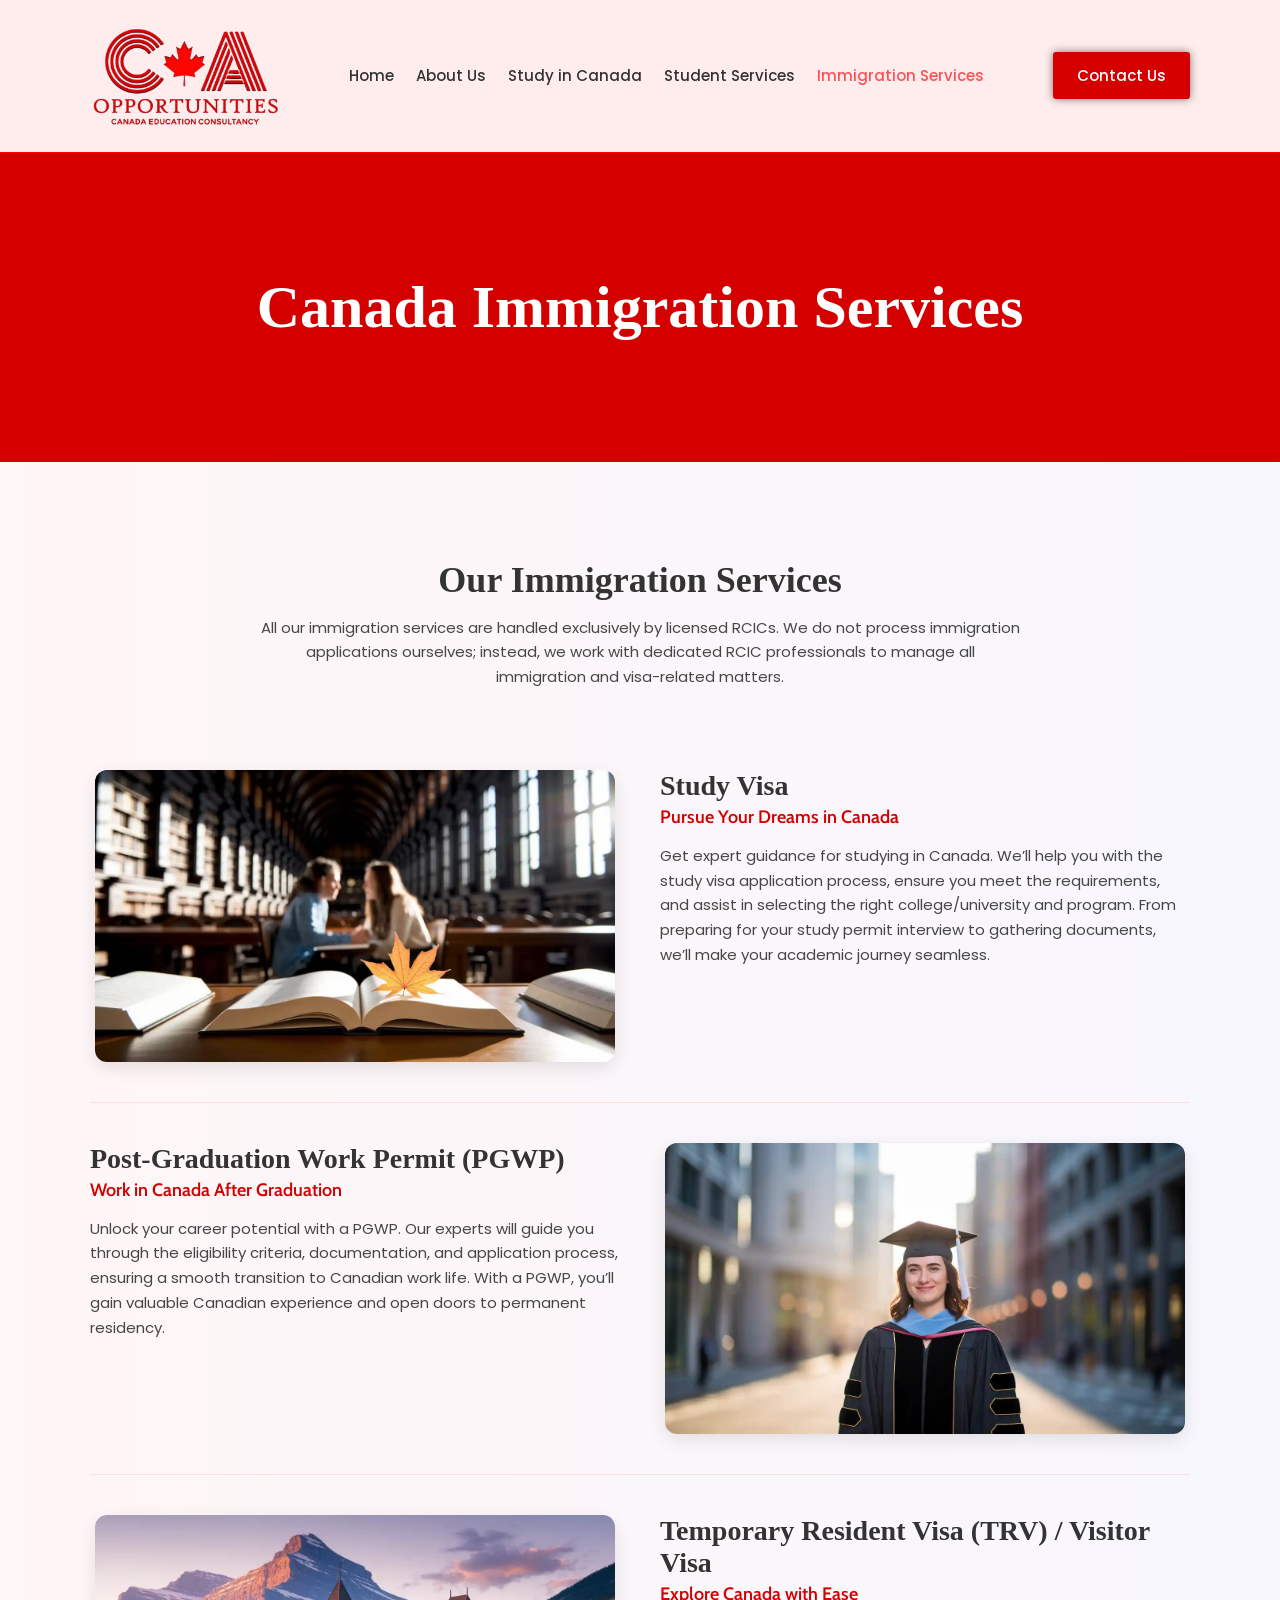
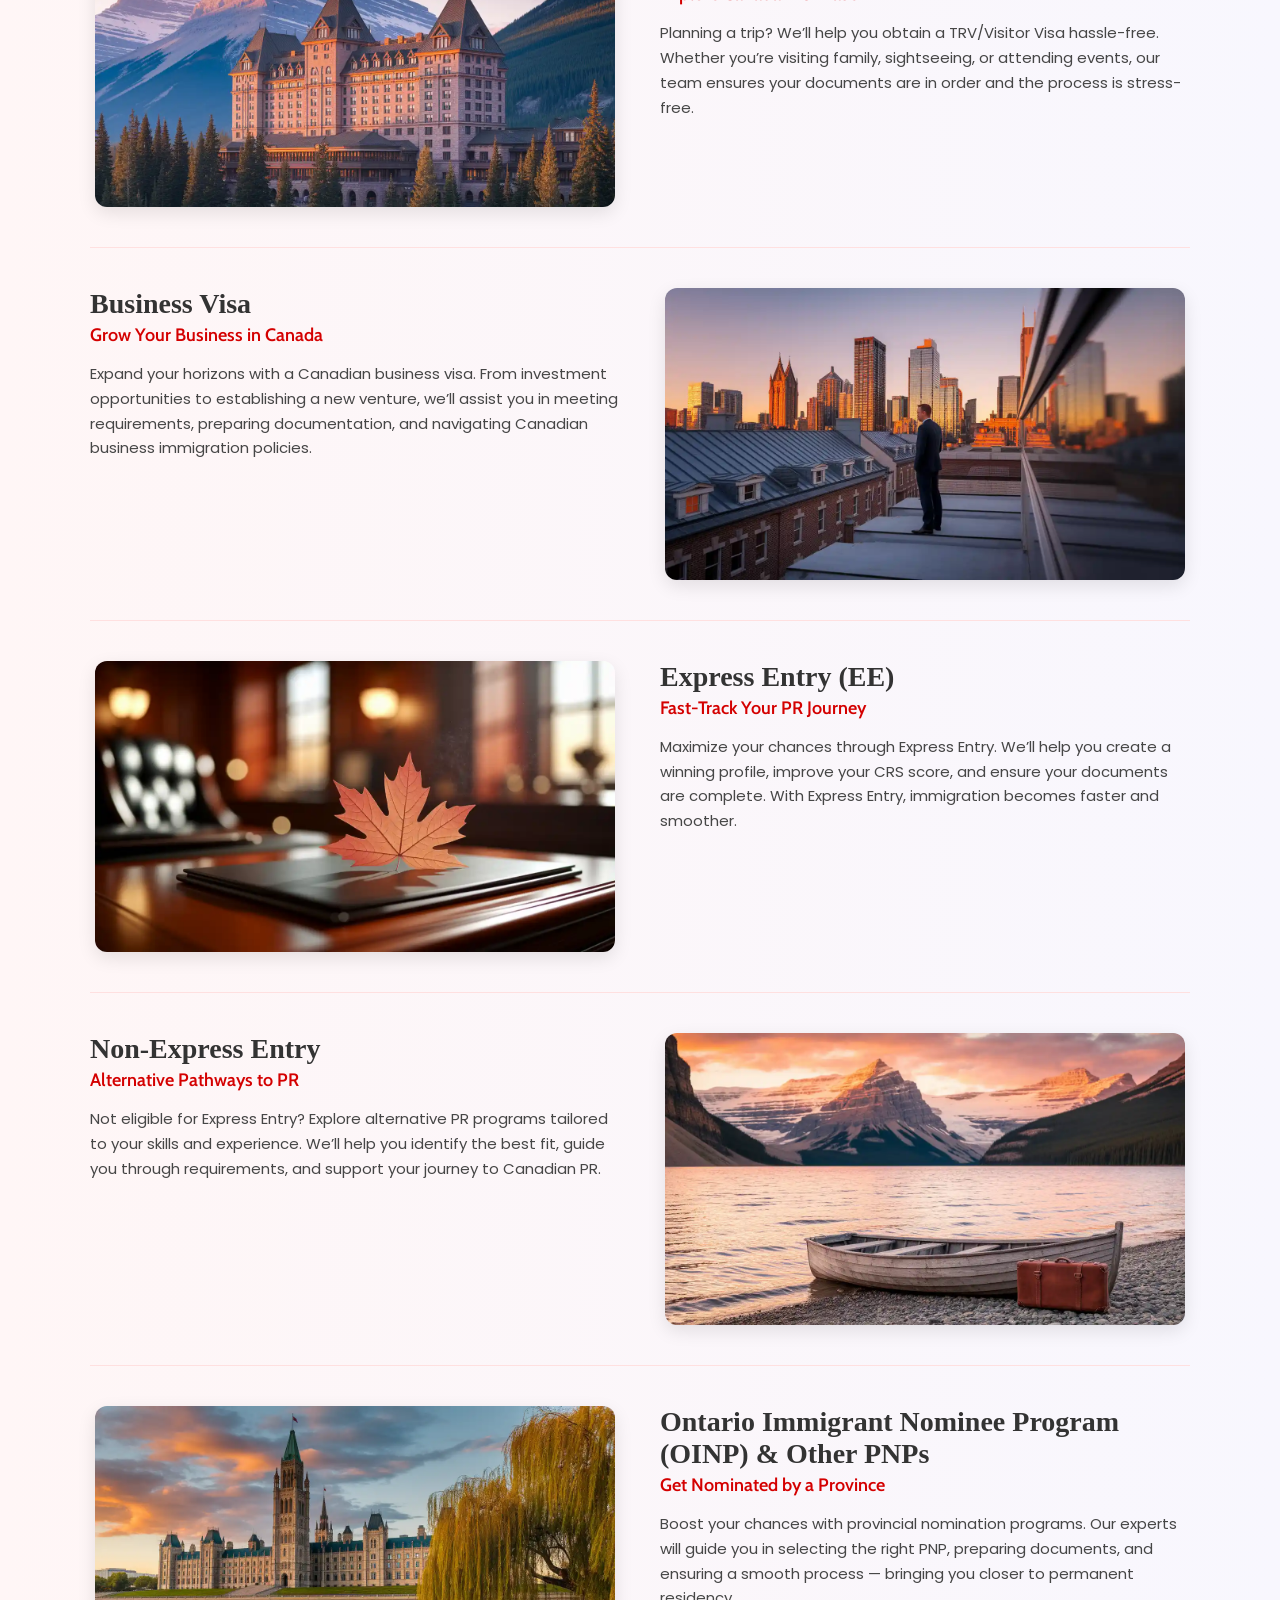
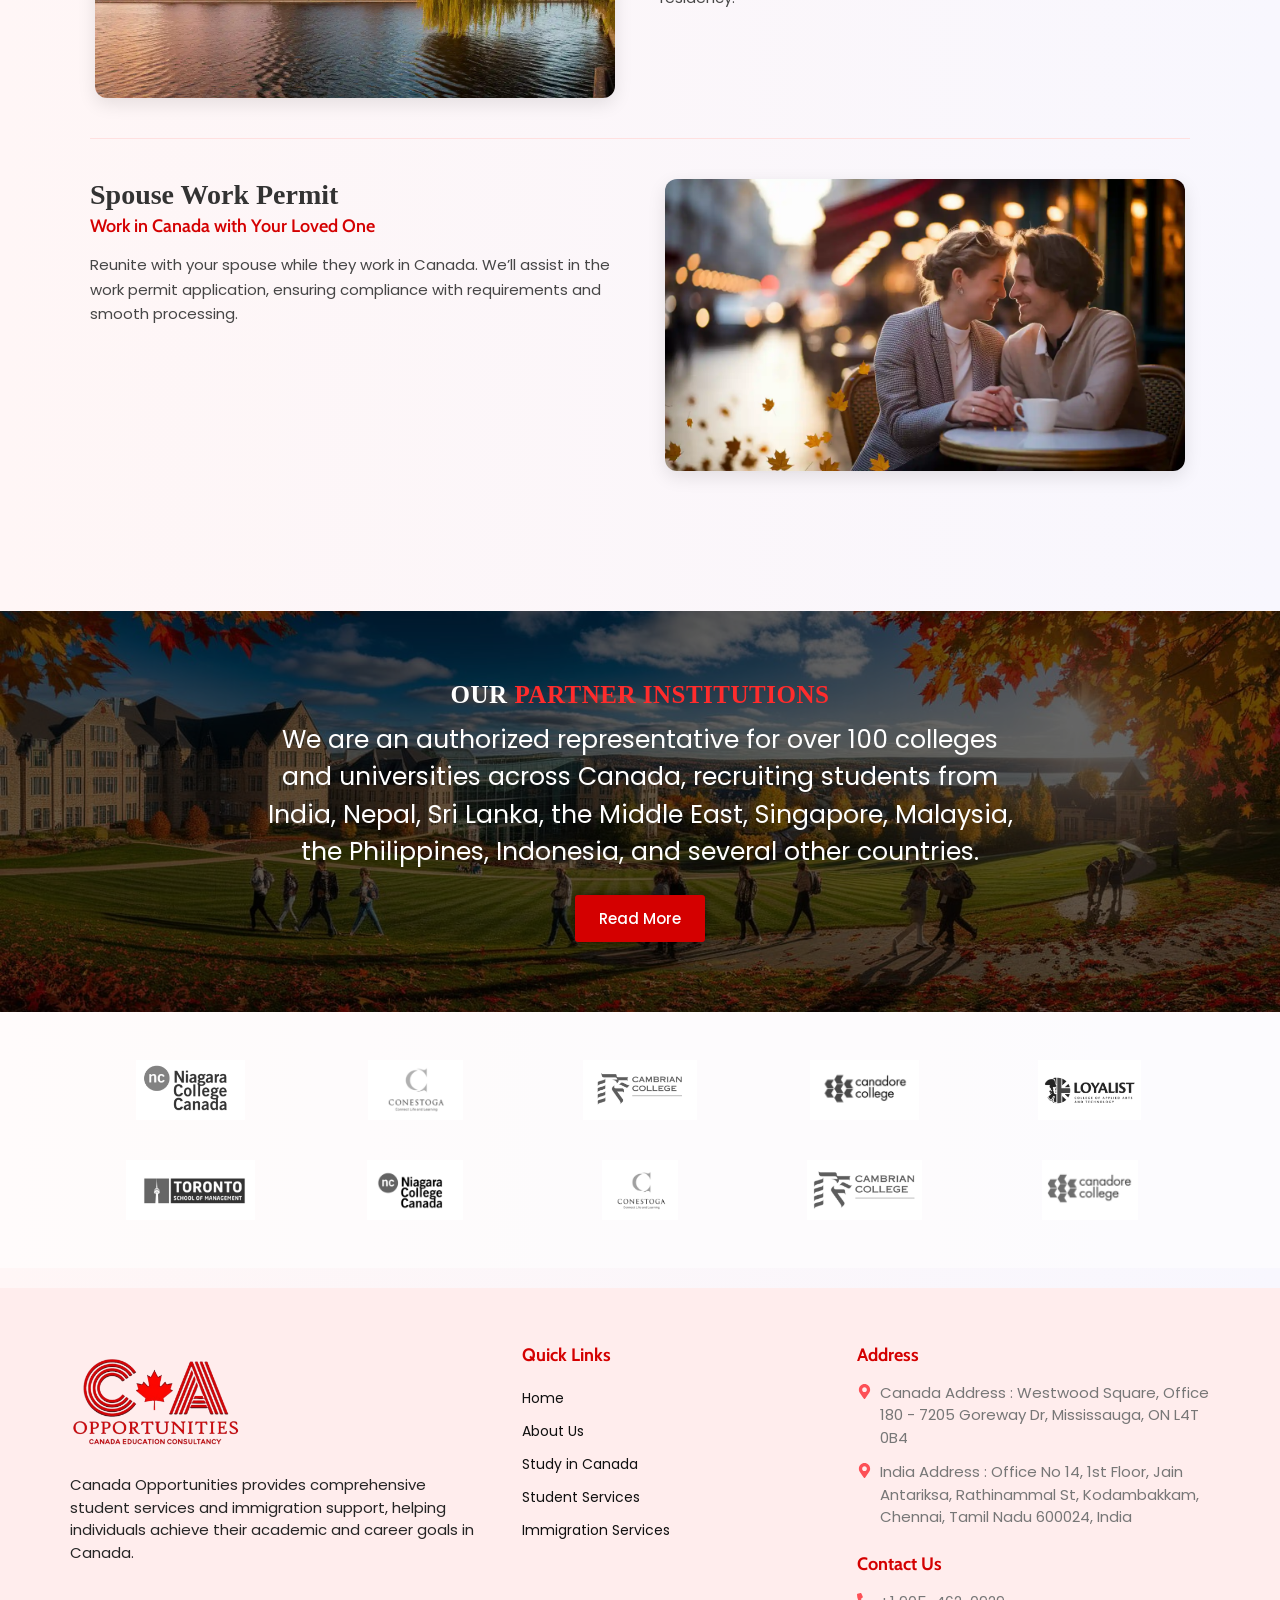
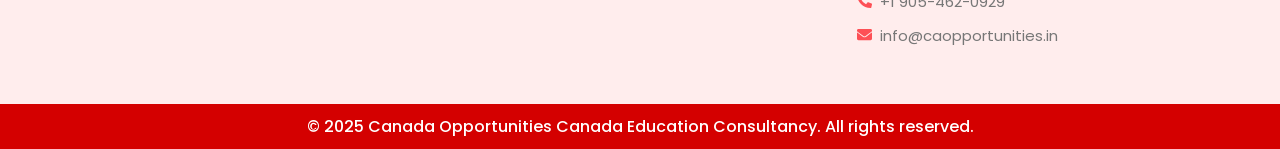
<file: immigration-services.html>
<!doctype html>
<html lang="en">
<head>
<meta charset="UTF-8" />
<meta name="viewport" content="width=device-width, initial-scale=1" />
<title>Immigration Services – Canada Opportunities</title>
<meta name="description" content="Study Visa, PGWP, TRV, Business Visa, Express Entry, PNP and Spouse Work Permit guidance handled by licensed RCIC professionals." />
<link rel="icon" href="images/favicon-192.png" />
<link rel="preconnect" href="https://fonts.googleapis.com" />
<link rel="preconnect" href="https://fonts.gstatic.com" crossorigin />
<link href="https://fonts.googleapis.com/css2?family=Poppins:wght@300;400;500;600;700&family=Cabin:wght@400;500;600;700&family=Archivo:wght@400;500;600;700&display=swap" rel="stylesheet" />
<link rel="stylesheet" href="styles.css" />
</head>
<body>
<header class="site-header">
  <div class="container">
    <a href="index.html" class="logo">
      <img src="images/logo.png" alt="Canada Opportunities" width="190" height="70" />
    </a>
    <nav class="main-nav">
      <ul>
        <li><a href="index.html" class="">Home</a></li>
<li><a href="about-us.html" class="">About Us</a></li>
<li><a href="study-abroad.html" class="">Study in Canada</a></li>
<li><a href="student-services.html" class="">Student Services</a></li>
<li><a href="immigration-services.html" class=" active">Immigration Services</a></li>
      </ul>
    </nav>
    <a href="contact-us.html" class="btn-primary header-cta">Contact Us</a>
    <button class="menu-toggle" aria-label="Toggle menu">
      <span></span><span></span><span></span>
    </button>
  </div>
  <nav class="mobile-nav">
    <ul>
      <li><a href="index.html" class="">Home</a></li>
<li><a href="about-us.html" class="">About Us</a></li>
<li><a href="study-abroad.html" class="">Study in Canada</a></li>
<li><a href="student-services.html" class="">Student Services</a></li>
<li><a href="immigration-services.html" class=" active">Immigration Services</a></li>
      <li><a href="contact-us.html" class="btn-primary">Contact Us</a></li>
    </ul>
  </nav>
</header>
<main>
<section class="page-hero"><h1>Canada Immigration Services</h1></section><section class="section" style="padding-bottom:24px">
  <div class="container" style="text-align:center">
    <h2 class="section-heading-title small">Our Immigration Services</h2>
    <p class="body-text" style="max-width:760px;margin-left:auto;margin-right:auto">All our immigration services are handled exclusively by licensed RCICs. We do not process immigration applications ourselves; instead, we work with dedicated RCIC professionals to manage all immigration and visa-related matters.</p>
  </div>
</section>

<section class="section" style="padding-top:16px">
  <div class="container rows-section">
    <div class="row two-col">
      <div class="row-image wide">
        <img src="images/imm-1.webp" alt="Study Visa" width="1024" height="574" loading="lazy" />
      </div>
      <div>
        <h3 class="row-title">Study Visa</h3>
        <p class="row-subtitle">Pursue Your Dreams in Canada</p>
        <p class="body-text">Get expert guidance for studying in Canada. We&rsquo;ll help you with the study visa application process, ensure you meet the requirements, and assist in selecting the right college/university and program. From preparing for your study permit interview to gathering documents, we&rsquo;ll make your academic journey seamless.</p>
      </div>
    </div>
    <div class="row two-col reverse">
      <div class="row-image wide">
        <img src="images/imm-2.webp" alt="Post-Graduation Work Permit (PGWP)" width="1024" height="574" loading="lazy" />
      </div>
      <div>
        <h3 class="row-title">Post-Graduation Work Permit (PGWP)</h3>
        <p class="row-subtitle">Work in Canada After Graduation</p>
        <p class="body-text">Unlock your career potential with a PGWP. Our experts will guide you through the eligibility criteria, documentation, and application process, ensuring a smooth transition to Canadian work life. With a PGWP, you&rsquo;ll gain valuable Canadian experience and open doors to permanent residency.</p>
      </div>
    </div>
    <div class="row two-col">
      <div class="row-image wide">
        <img src="images/imm-3.webp" alt="Temporary Resident Visa (TRV) / Visitor Visa" width="1024" height="574" loading="lazy" />
      </div>
      <div>
        <h3 class="row-title">Temporary Resident Visa (TRV) / Visitor Visa</h3>
        <p class="row-subtitle">Explore Canada with Ease</p>
        <p class="body-text">Planning a trip? We&rsquo;ll help you obtain a TRV/Visitor Visa hassle-free. Whether you&rsquo;re visiting family, sightseeing, or attending events, our team ensures your documents are in order and the process is stress-free.</p>
      </div>
    </div>
    <div class="row two-col reverse">
      <div class="row-image wide">
        <img src="images/imm-4.webp" alt="Business Visa" width="1024" height="574" loading="lazy" />
      </div>
      <div>
        <h3 class="row-title">Business Visa</h3>
        <p class="row-subtitle">Grow Your Business in Canada</p>
        <p class="body-text">Expand your horizons with a Canadian business visa. From investment opportunities to establishing a new venture, we&rsquo;ll assist you in meeting requirements, preparing documentation, and navigating Canadian business immigration policies.</p>
      </div>
    </div>
    <div class="row two-col">
      <div class="row-image wide">
        <img src="images/imm-5.webp" alt="Express Entry (EE)" width="1024" height="574" loading="lazy" />
      </div>
      <div>
        <h3 class="row-title">Express Entry (EE)</h3>
        <p class="row-subtitle">Fast-Track Your PR Journey</p>
        <p class="body-text">Maximize your chances through Express Entry. We&rsquo;ll help you create a winning profile, improve your CRS score, and ensure your documents are complete. With Express Entry, immigration becomes faster and smoother.</p>
      </div>
    </div>
    <div class="row two-col reverse">
      <div class="row-image wide">
        <img src="images/imm-6.webp" alt="Non-Express Entry" width="1024" height="574" loading="lazy" />
      </div>
      <div>
        <h3 class="row-title">Non-Express Entry</h3>
        <p class="row-subtitle">Alternative Pathways to PR</p>
        <p class="body-text">Not eligible for Express Entry? Explore alternative PR programs tailored to your skills and experience. We&rsquo;ll help you identify the best fit, guide you through requirements, and support your journey to Canadian PR.</p>
      </div>
    </div>
    <div class="row two-col">
      <div class="row-image wide">
        <img src="images/imm-8.webp" alt="Ontario Immigrant Nominee Program (OINP) &amp; Other PNPs" width="1024" height="574" loading="lazy" />
      </div>
      <div>
        <h3 class="row-title">Ontario Immigrant Nominee Program (OINP) &amp; Other PNPs</h3>
        <p class="row-subtitle">Get Nominated by a Province</p>
        <p class="body-text">Boost your chances with provincial nomination programs. Our experts will guide you in selecting the right PNP, preparing documents, and ensuring a smooth process &mdash; bringing you closer to permanent residency.</p>
      </div>
    </div>
    <div class="row two-col reverse">
      <div class="row-image wide">
        <img src="images/imm-7.webp" alt="Spouse Work Permit" width="1024" height="574" loading="lazy" />
      </div>
      <div>
        <h3 class="row-title">Spouse Work Permit</h3>
        <p class="row-subtitle">Work in Canada with Your Loved One</p>
        <p class="body-text">Reunite with your spouse while they work in Canada. We&rsquo;ll assist in the work permit application, ensuring compliance with requirements and smooth processing.</p>
      </div>
    </div>
  </div>
</section>

<section class="partners-section">
  <div class="container">
    <h2>Our <span>Partner Institutions</span></h2>
    <p>We are an authorized representative for over 100 colleges and universities across Canada, recruiting students from India, Nepal, Sri Lanka, the Middle East, Singapore, Malaysia, the Philippines, Indonesia, and several other countries.</p>
    <a href="student-services.html" class="btn-primary">Read More</a>
  </div>
</section>
<section class="partner-logos">
  <div class="container grid">
    <div class="logo-cell"><img src="images/partner-1.png" alt="Partner institution 1" width="200" height="90" loading="lazy" /></div>
    <div class="logo-cell"><img src="images/partner-2.png" alt="Partner institution 2" width="200" height="90" loading="lazy" /></div>
    <div class="logo-cell"><img src="images/partner-3.png" alt="Partner institution 3" width="200" height="90" loading="lazy" /></div>
    <div class="logo-cell"><img src="images/partner-4.png" alt="Partner institution 4" width="200" height="90" loading="lazy" /></div>
    <div class="logo-cell"><img src="images/partner-5.png" alt="Partner institution 5" width="200" height="90" loading="lazy" /></div>
    <div class="logo-cell"><img src="images/partner-6.png" alt="Partner institution 6" width="200" height="90" loading="lazy" /></div>
    <div class="logo-cell"><img src="images/partner-7.png" alt="Partner institution 7" width="200" height="90" loading="lazy" /></div>
    <div class="logo-cell"><img src="images/partner-8.png" alt="Partner institution 8" width="200" height="90" loading="lazy" /></div>
    <div class="logo-cell"><img src="images/partner-9.png" alt="Partner institution 9" width="200" height="90" loading="lazy" /></div>
    <div class="logo-cell"><img src="images/partner-10.png" alt="Partner institution 10" width="200" height="90" loading="lazy" /></div>
  </div>
</section>

</main>
<footer class="site-footer">
  <div class="footer-top">
    <div class="footer-grid">
      <div>
        <a href="index.html" class="logo"><img src="images/logo.png" alt="Canada Opportunities" width="190" height="70" /></a>
        <p class="about">Canada Opportunities provides comprehensive student services and immigration support, helping individuals achieve their academic and career goals in Canada.</p>
      </div>
      <div>
        <h2>Quick Links</h2>
        <ul class="footer-links">
          <li><a href="index.html">Home</a></li>
          <li><a href="about-us.html">About Us</a></li>
          <li><a href="study-abroad.html">Study in Canada</a></li>
          <li><a href="student-services.html">Student Services</a></li>
          <li><a href="immigration-services.html">Immigration Services</a></li>
        </ul>
      </div>
      <div class="footer-col">
        <div>
          <h2>Address</h2>
          <ul class="footer-list">
            <li><svg viewBox="0 0 384 512"><path d="M172.268 501.67C26.97 291.031 0 269.413 0 192 0 85.961 85.961 0 192 0s192 85.961 192 192c0 77.413-26.97 99.031-172.268 309.67-9.535 13.774-29.93 13.773-39.464 0zM192 272c44.183 0 80-35.817 80-80s-35.817-80-80-80-80 35.817-80 80 35.817 80 80 80z"/></svg> <span>Canada Address : Westwood Square, Office 180 - 7205 Goreway Dr, Mississauga, ON L4T 0B4</span></li>
            <li><svg viewBox="0 0 384 512"><path d="M172.268 501.67C26.97 291.031 0 269.413 0 192 0 85.961 85.961 0 192 0s192 85.961 192 192c0 77.413-26.97 99.031-172.268 309.67-9.535 13.774-29.93 13.773-39.464 0zM192 272c44.183 0 80-35.817 80-80s-35.817-80-80-80-80 35.817-80 80 35.817 80 80 80z"/></svg> <span>India Address : Office No 14, 1st Floor, Jain Antariksa, Rathinammal St, Kodambakkam, Chennai, Tamil Nadu 600024, India</span></li>
          </ul>
        </div>
        <div>
          <h2>Contact Us</h2>
          <ul class="footer-list">
            <li><svg viewBox="0 0 512 512"><path d="M497.39 361.8l-112-48a24 24 0 0 0-28 6.9l-49.6 60.6A370.66 370.66 0 0 1 130.6 204.11l60.6-49.6a23.94 23.94 0 0 0 6.9-28l-48-112A24.16 24.16 0 0 0 122.6.61l-104 24A24 24 0 0 0 0 48c0 256.5 207.9 464 464 464a24 24 0 0 0 23.4-18.6l24-104a24.29 24.29 0 0 0-14.01-27.6z"/></svg> <a href="tel:+19054620929">+1 905-462-0929</a></li>
            <li><svg viewBox="0 0 512 512"><path d="M502.3 190.8c3.9-3.1 9.7-.2 9.7 4.7V400c0 26.5-21.5 48-48 48H48c-26.5 0-48-21.5-48-48V195.6c0-5 5.7-7.8 9.7-4.7 22.4 17.4 52.1 39.5 154.1 113.6 21.1 15.4 56.7 47.8 92.2 47.6 35.7.3 72-32.8 92.3-47.6 102-74.1 131.6-96.3 154-113.7zM256 320c23.2.4 56.6-29.2 73.4-41.4 132.7-96.3 142.8-104.7 173.4-128.7 5.8-4.5 9.2-11.5 9.2-18.9v-19c0-26.5-21.5-48-48-48H48C21.5 64 0 85.5 0 112v19c0 7.4 3.4 14.3 9.2 18.9 30.6 23.9 40.7 32.4 173.4 128.7 16.8 12.2 50.2 41.8 73.4 41.4z"/></svg> <a href="mailto:info@caopportunities.in">info@caopportunities.in</a></li>
          </ul>
        </div>
      </div>
    </div>
  </div>
  <div class="footer-bottom">
    <p>&copy; 2025 Canada Opportunities Canada Education Consultancy. All rights reserved.</p>
  </div>
</footer>
<script src="script.js"></script>
</body>
</html>
</file>
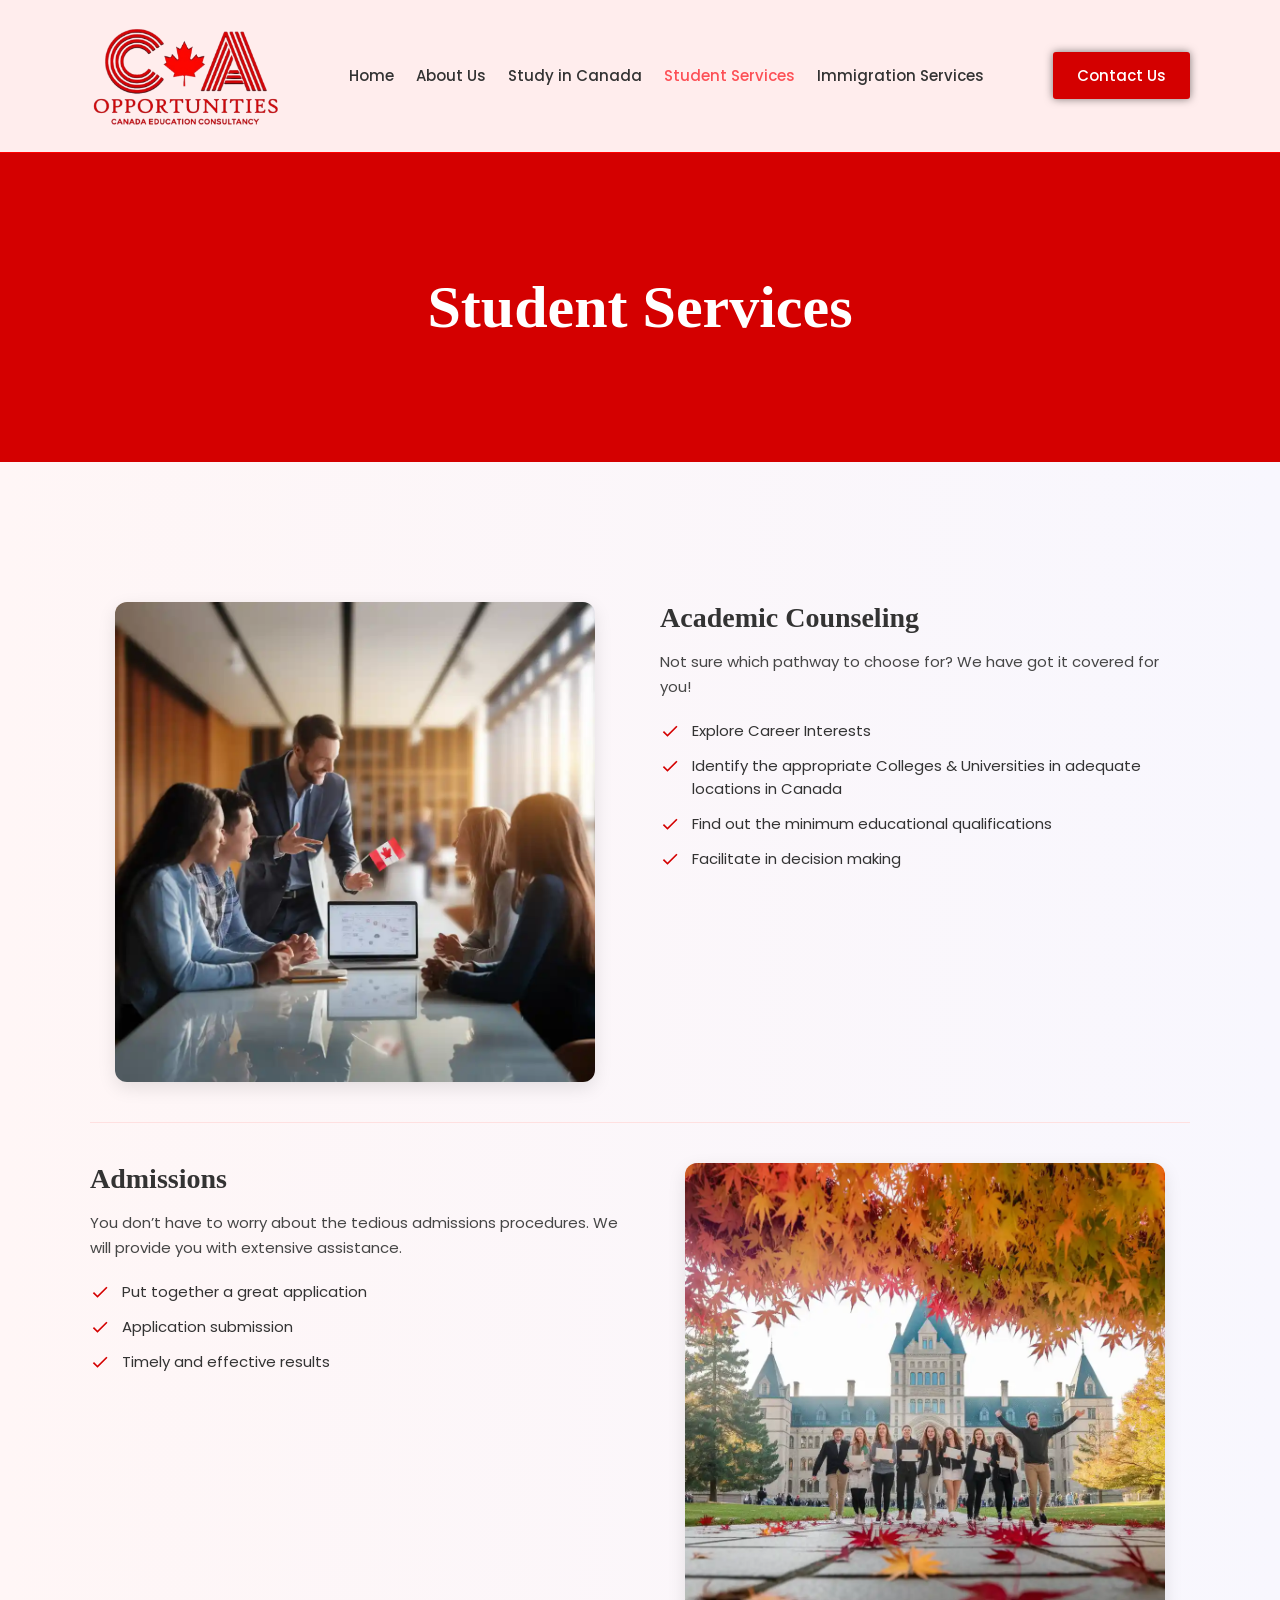
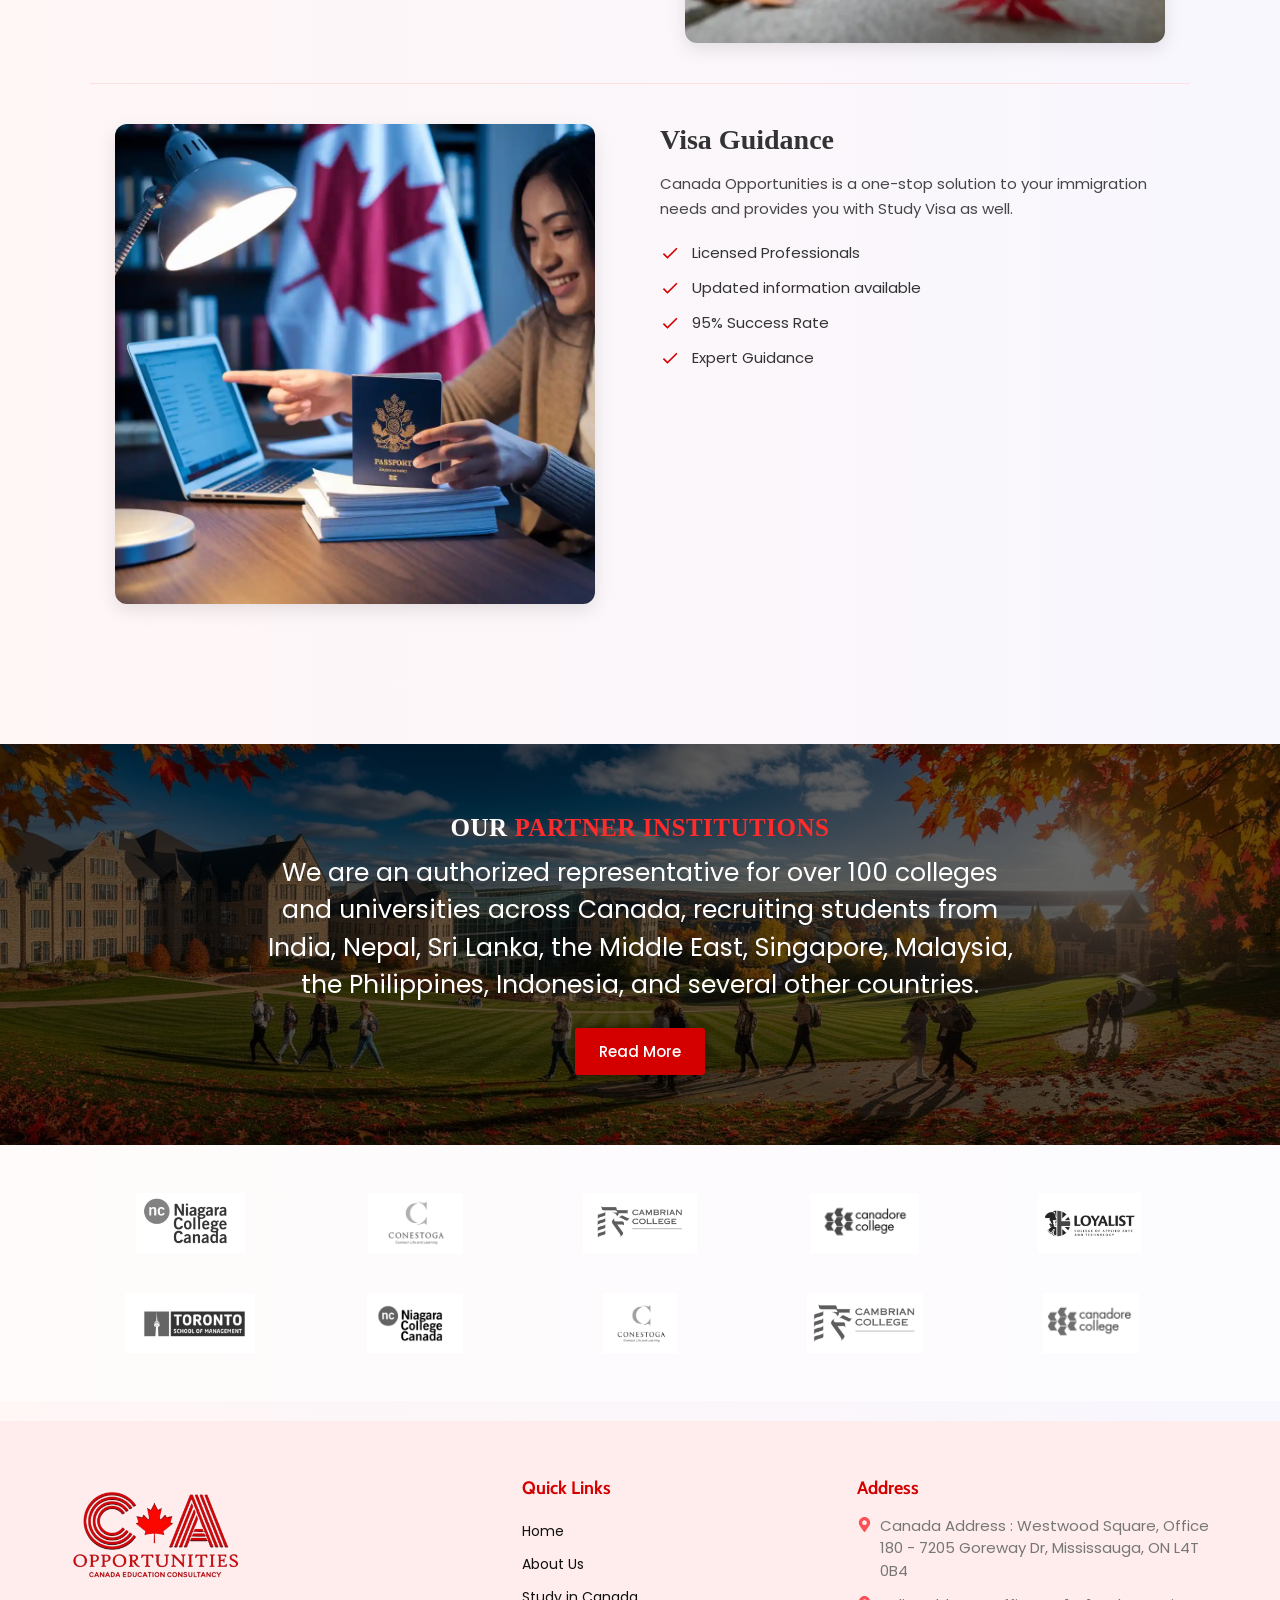
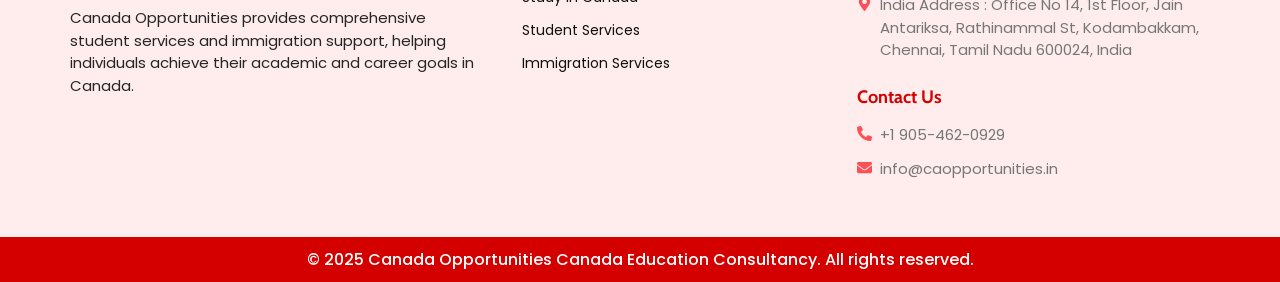
<file: student-services.html>
<!doctype html>
<html lang="en">
<head>
<meta charset="UTF-8" />
<meta name="viewport" content="width=device-width, initial-scale=1" />
<title>Student Services – Canada Opportunities</title>
<meta name="description" content="Academic counselling, admissions support and visa guidance from Canada Opportunities – your one-stop solution for studying in Canada." />
<link rel="icon" href="images/favicon-192.png" />
<link rel="preconnect" href="https://fonts.googleapis.com" />
<link rel="preconnect" href="https://fonts.gstatic.com" crossorigin />
<link href="https://fonts.googleapis.com/css2?family=Poppins:wght@300;400;500;600;700&family=Cabin:wght@400;500;600;700&family=Archivo:wght@400;500;600;700&display=swap" rel="stylesheet" />
<link rel="stylesheet" href="styles.css" />
</head>
<body>
<header class="site-header">
  <div class="container">
    <a href="index.html" class="logo">
      <img src="images/logo.png" alt="Canada Opportunities" width="190" height="70" />
    </a>
    <nav class="main-nav">
      <ul>
        <li><a href="index.html" class="">Home</a></li>
<li><a href="about-us.html" class="">About Us</a></li>
<li><a href="study-abroad.html" class="">Study in Canada</a></li>
<li><a href="student-services.html" class=" active">Student Services</a></li>
<li><a href="immigration-services.html" class="">Immigration Services</a></li>
      </ul>
    </nav>
    <a href="contact-us.html" class="btn-primary header-cta">Contact Us</a>
    <button class="menu-toggle" aria-label="Toggle menu">
      <span></span><span></span><span></span>
    </button>
  </div>
  <nav class="mobile-nav">
    <ul>
      <li><a href="index.html" class="">Home</a></li>
<li><a href="about-us.html" class="">About Us</a></li>
<li><a href="study-abroad.html" class="">Study in Canada</a></li>
<li><a href="student-services.html" class=" active">Student Services</a></li>
<li><a href="immigration-services.html" class="">Immigration Services</a></li>
      <li><a href="contact-us.html" class="btn-primary">Contact Us</a></li>
    </ul>
  </nav>
</header>
<main>
<section class="page-hero"><h1>Student Services</h1></section><section class="section">
  <div class="container rows-section">
    <div class="row two-col">
  <div class="row-image">
    <img src="images/ss-1.webp" alt="Academic counseling" width="640" height="480" loading="lazy" />
  </div>
  <div>
    <h2 class="row-title">Academic Counseling</h2>
    <p class="body-text">Not sure which pathway to choose for? We have got it covered for you!</p>
    <ul class="check-list" style="margin-top:20px">
      <li><svg viewBox="0 0 24 24"><path d="M9 16.2 4.8 12l-1.4 1.4L9 19 21 7l-1.4-1.4z"/></svg><span>Explore Career Interests</span></li>
      <li><svg viewBox="0 0 24 24"><path d="M9 16.2 4.8 12l-1.4 1.4L9 19 21 7l-1.4-1.4z"/></svg><span>Identify the appropriate Colleges &amp; Universities in adequate locations in Canada</span></li>
      <li><svg viewBox="0 0 24 24"><path d="M9 16.2 4.8 12l-1.4 1.4L9 19 21 7l-1.4-1.4z"/></svg><span>Find out the minimum educational qualifications</span></li>
      <li><svg viewBox="0 0 24 24"><path d="M9 16.2 4.8 12l-1.4 1.4L9 19 21 7l-1.4-1.4z"/></svg><span>Facilitate in decision making</span></li>
    </ul>
  </div>
</div>
    <div class="row two-col reverse">
  <div class="row-image">
    <img src="images/ss-2.webp" alt="Admissions support" width="640" height="480" loading="lazy" />
  </div>
  <div>
    <h2 class="row-title">Admissions</h2>
    <p class="body-text">You don&rsquo;t have to worry about the tedious admissions procedures. We will provide you with extensive assistance.</p>
    <ul class="check-list" style="margin-top:20px">
      <li><svg viewBox="0 0 24 24"><path d="M9 16.2 4.8 12l-1.4 1.4L9 19 21 7l-1.4-1.4z"/></svg><span>Put together a great application</span></li>
      <li><svg viewBox="0 0 24 24"><path d="M9 16.2 4.8 12l-1.4 1.4L9 19 21 7l-1.4-1.4z"/></svg><span>Application submission</span></li>
      <li><svg viewBox="0 0 24 24"><path d="M9 16.2 4.8 12l-1.4 1.4L9 19 21 7l-1.4-1.4z"/></svg><span>Timely and effective results</span></li>
    </ul>
  </div>
</div>
    <div class="row two-col">
  <div class="row-image">
    <img src="images/ss-3.webp" alt="Visa guidance" width="640" height="480" loading="lazy" />
  </div>
  <div>
    <h2 class="row-title">Visa Guidance</h2>
    <p class="body-text">Canada Opportunities is a one-stop solution to your immigration needs and provides you with Study Visa as well.</p>
    <ul class="check-list" style="margin-top:20px">
      <li><svg viewBox="0 0 24 24"><path d="M9 16.2 4.8 12l-1.4 1.4L9 19 21 7l-1.4-1.4z"/></svg><span>Licensed Professionals</span></li>
      <li><svg viewBox="0 0 24 24"><path d="M9 16.2 4.8 12l-1.4 1.4L9 19 21 7l-1.4-1.4z"/></svg><span>Updated information available</span></li>
      <li><svg viewBox="0 0 24 24"><path d="M9 16.2 4.8 12l-1.4 1.4L9 19 21 7l-1.4-1.4z"/></svg><span>95% Success Rate</span></li>
      <li><svg viewBox="0 0 24 24"><path d="M9 16.2 4.8 12l-1.4 1.4L9 19 21 7l-1.4-1.4z"/></svg><span>Expert Guidance</span></li>
    </ul>
  </div>
</div>
  </div>
</section>
<section class="partners-section">
  <div class="container">
    <h2>Our <span>Partner Institutions</span></h2>
    <p>We are an authorized representative for over 100 colleges and universities across Canada, recruiting students from India, Nepal, Sri Lanka, the Middle East, Singapore, Malaysia, the Philippines, Indonesia, and several other countries.</p>
    <a href="student-services.html" class="btn-primary">Read More</a>
  </div>
</section>
<section class="partner-logos">
  <div class="container grid">
    <div class="logo-cell"><img src="images/partner-1.png" alt="Partner institution 1" width="200" height="90" loading="lazy" /></div>
    <div class="logo-cell"><img src="images/partner-2.png" alt="Partner institution 2" width="200" height="90" loading="lazy" /></div>
    <div class="logo-cell"><img src="images/partner-3.png" alt="Partner institution 3" width="200" height="90" loading="lazy" /></div>
    <div class="logo-cell"><img src="images/partner-4.png" alt="Partner institution 4" width="200" height="90" loading="lazy" /></div>
    <div class="logo-cell"><img src="images/partner-5.png" alt="Partner institution 5" width="200" height="90" loading="lazy" /></div>
    <div class="logo-cell"><img src="images/partner-6.png" alt="Partner institution 6" width="200" height="90" loading="lazy" /></div>
    <div class="logo-cell"><img src="images/partner-7.png" alt="Partner institution 7" width="200" height="90" loading="lazy" /></div>
    <div class="logo-cell"><img src="images/partner-8.png" alt="Partner institution 8" width="200" height="90" loading="lazy" /></div>
    <div class="logo-cell"><img src="images/partner-9.png" alt="Partner institution 9" width="200" height="90" loading="lazy" /></div>
    <div class="logo-cell"><img src="images/partner-10.png" alt="Partner institution 10" width="200" height="90" loading="lazy" /></div>
  </div>
</section>

</main>
<footer class="site-footer">
  <div class="footer-top">
    <div class="footer-grid">
      <div>
        <a href="index.html" class="logo"><img src="images/logo.png" alt="Canada Opportunities" width="190" height="70" /></a>
        <p class="about">Canada Opportunities provides comprehensive student services and immigration support, helping individuals achieve their academic and career goals in Canada.</p>
      </div>
      <div>
        <h2>Quick Links</h2>
        <ul class="footer-links">
          <li><a href="index.html">Home</a></li>
          <li><a href="about-us.html">About Us</a></li>
          <li><a href="study-abroad.html">Study in Canada</a></li>
          <li><a href="student-services.html">Student Services</a></li>
          <li><a href="immigration-services.html">Immigration Services</a></li>
        </ul>
      </div>
      <div class="footer-col">
        <div>
          <h2>Address</h2>
          <ul class="footer-list">
            <li><svg viewBox="0 0 384 512"><path d="M172.268 501.67C26.97 291.031 0 269.413 0 192 0 85.961 85.961 0 192 0s192 85.961 192 192c0 77.413-26.97 99.031-172.268 309.67-9.535 13.774-29.93 13.773-39.464 0zM192 272c44.183 0 80-35.817 80-80s-35.817-80-80-80-80 35.817-80 80 35.817 80 80 80z"/></svg> <span>Canada Address : Westwood Square, Office 180 - 7205 Goreway Dr, Mississauga, ON L4T 0B4</span></li>
            <li><svg viewBox="0 0 384 512"><path d="M172.268 501.67C26.97 291.031 0 269.413 0 192 0 85.961 85.961 0 192 0s192 85.961 192 192c0 77.413-26.97 99.031-172.268 309.67-9.535 13.774-29.93 13.773-39.464 0zM192 272c44.183 0 80-35.817 80-80s-35.817-80-80-80-80 35.817-80 80 35.817 80 80 80z"/></svg> <span>India Address : Office No 14, 1st Floor, Jain Antariksa, Rathinammal St, Kodambakkam, Chennai, Tamil Nadu 600024, India</span></li>
          </ul>
        </div>
        <div>
          <h2>Contact Us</h2>
          <ul class="footer-list">
            <li><svg viewBox="0 0 512 512"><path d="M497.39 361.8l-112-48a24 24 0 0 0-28 6.9l-49.6 60.6A370.66 370.66 0 0 1 130.6 204.11l60.6-49.6a23.94 23.94 0 0 0 6.9-28l-48-112A24.16 24.16 0 0 0 122.6.61l-104 24A24 24 0 0 0 0 48c0 256.5 207.9 464 464 464a24 24 0 0 0 23.4-18.6l24-104a24.29 24.29 0 0 0-14.01-27.6z"/></svg> <a href="tel:+19054620929">+1 905-462-0929</a></li>
            <li><svg viewBox="0 0 512 512"><path d="M502.3 190.8c3.9-3.1 9.7-.2 9.7 4.7V400c0 26.5-21.5 48-48 48H48c-26.5 0-48-21.5-48-48V195.6c0-5 5.7-7.8 9.7-4.7 22.4 17.4 52.1 39.5 154.1 113.6 21.1 15.4 56.7 47.8 92.2 47.6 35.7.3 72-32.8 92.3-47.6 102-74.1 131.6-96.3 154-113.7zM256 320c23.2.4 56.6-29.2 73.4-41.4 132.7-96.3 142.8-104.7 173.4-128.7 5.8-4.5 9.2-11.5 9.2-18.9v-19c0-26.5-21.5-48-48-48H48C21.5 64 0 85.5 0 112v19c0 7.4 3.4 14.3 9.2 18.9 30.6 23.9 40.7 32.4 173.4 128.7 16.8 12.2 50.2 41.8 73.4 41.4z"/></svg> <a href="mailto:info@caopportunities.in">info@caopportunities.in</a></li>
          </ul>
        </div>
      </div>
    </div>
  </div>
  <div class="footer-bottom">
    <p>&copy; 2025 Canada Opportunities Canada Education Consultancy. All rights reserved.</p>
  </div>
</footer>
<script src="script.js"></script>
</body>
</html>
</file>
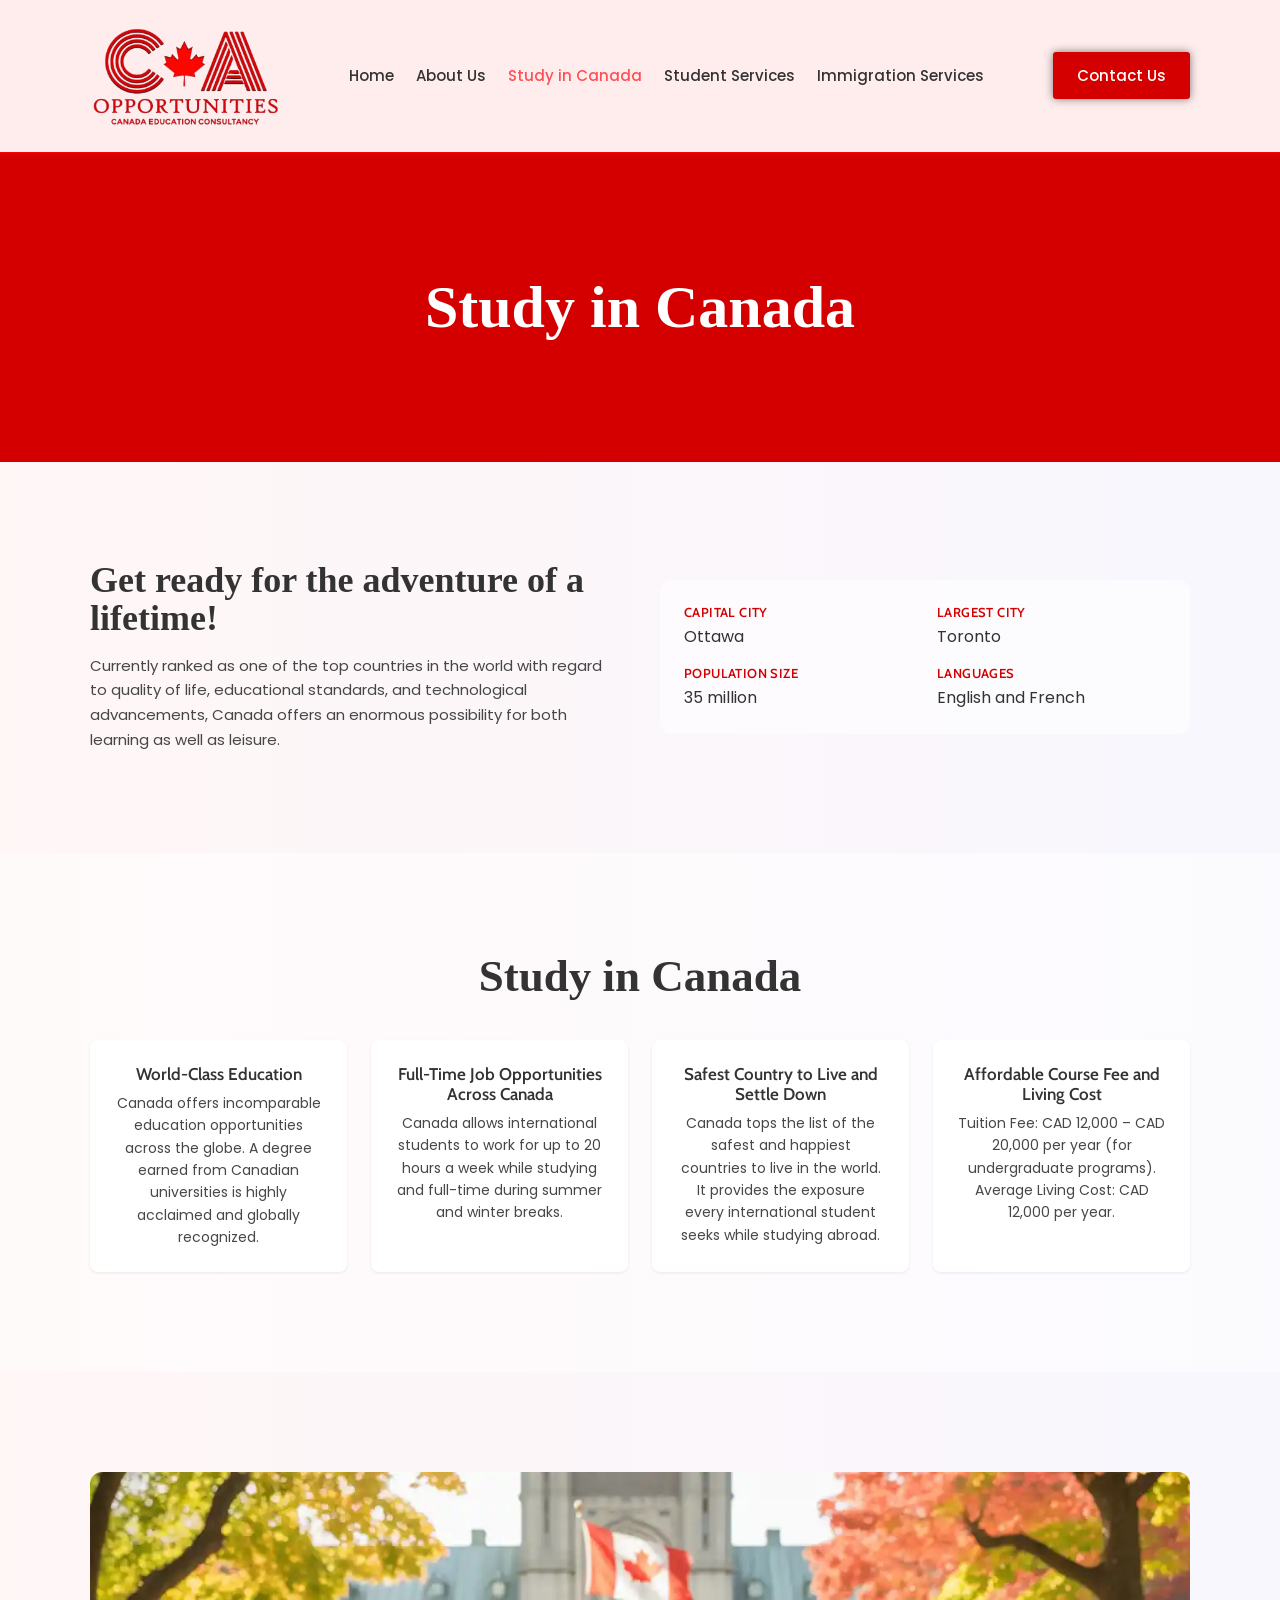
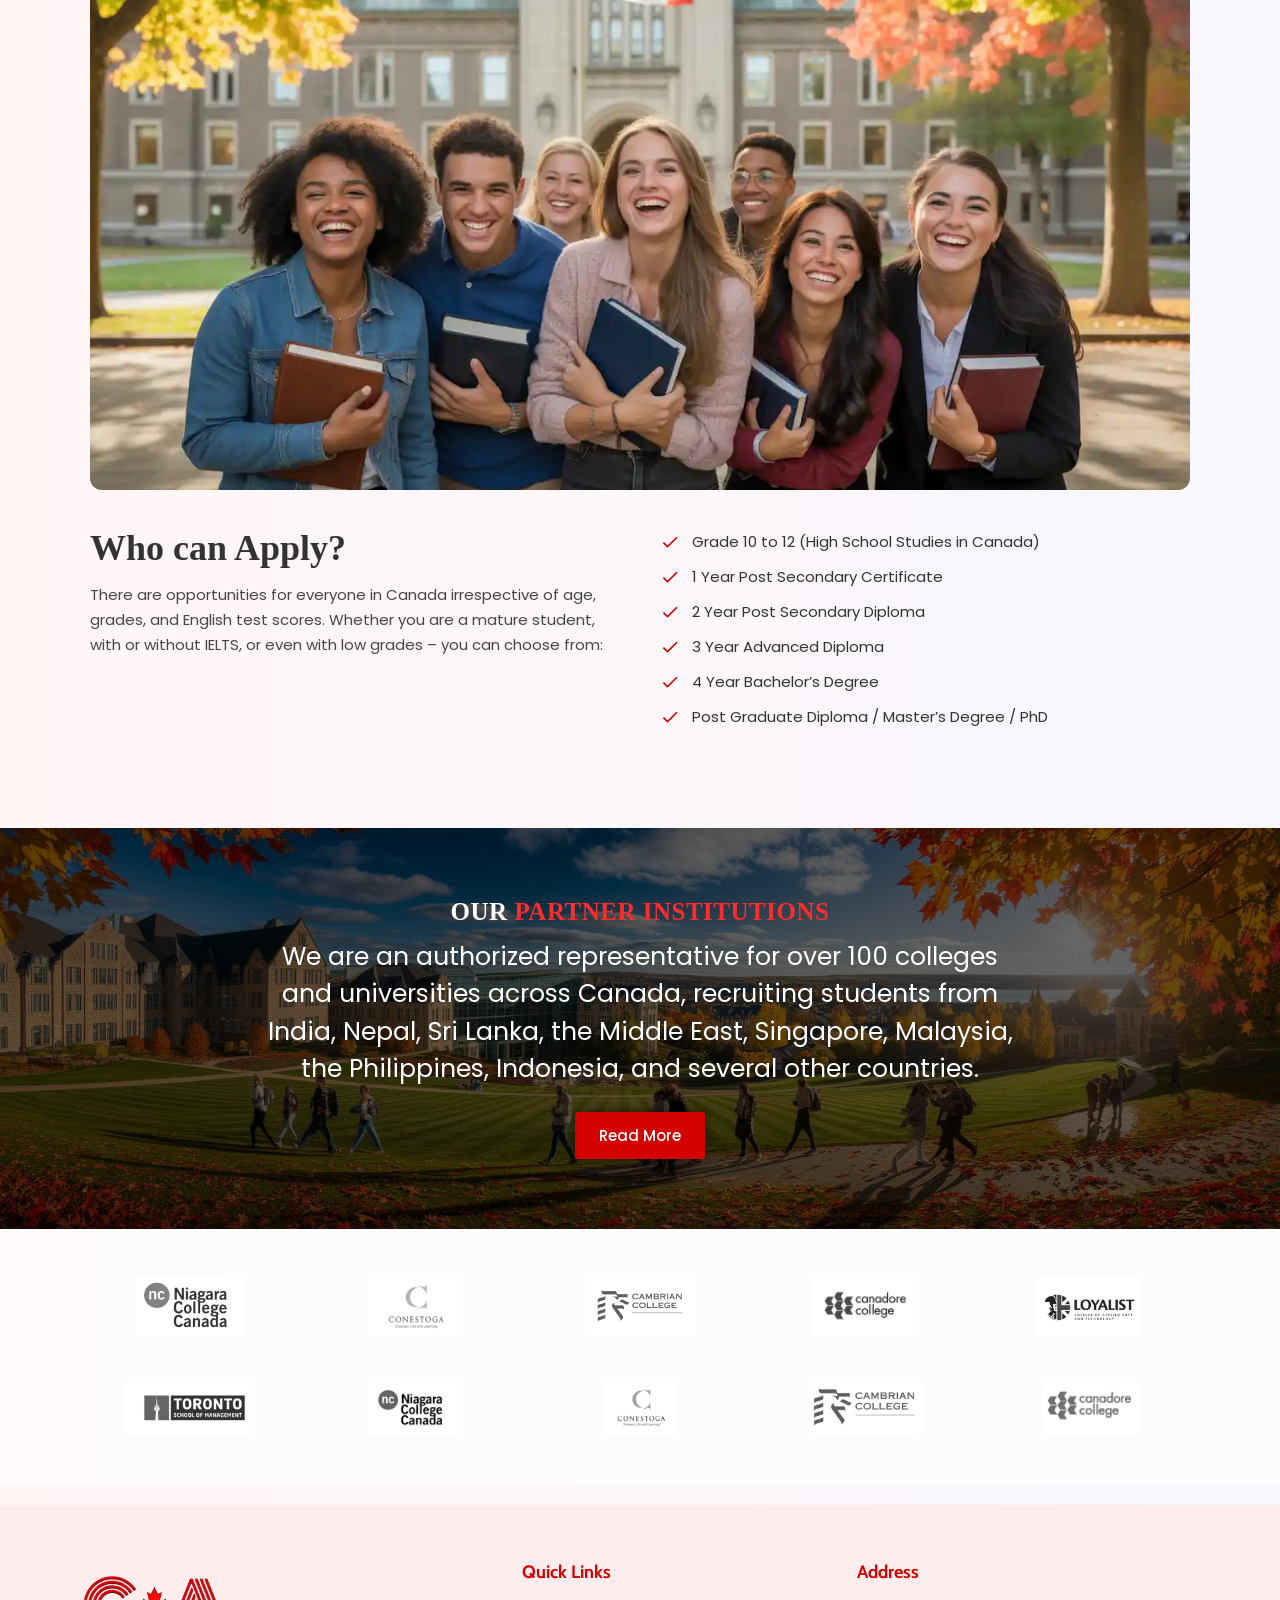
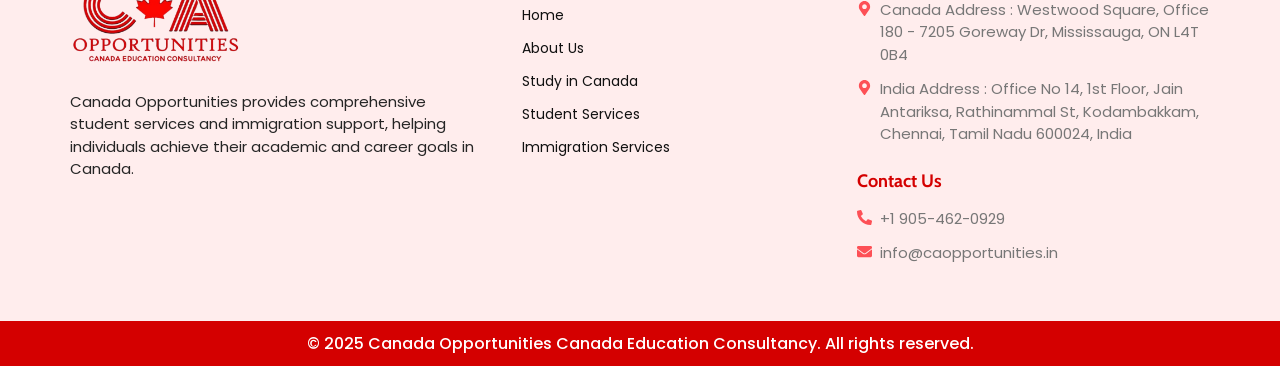
<file: study-abroad.html>
<!doctype html>
<html lang="en">
<head>
<meta charset="UTF-8" />
<meta name="viewport" content="width=device-width, initial-scale=1" />
<title>Study in Canada – Canada Opportunities</title>
<meta name="description" content="Get ready for the adventure of a lifetime. Explore world-class education, work opportunities, safety and affordable living costs in Canada." />
<link rel="icon" href="images/favicon-192.png" />
<link rel="preconnect" href="https://fonts.googleapis.com" />
<link rel="preconnect" href="https://fonts.gstatic.com" crossorigin />
<link href="https://fonts.googleapis.com/css2?family=Poppins:wght@300;400;500;600;700&family=Cabin:wght@400;500;600;700&family=Archivo:wght@400;500;600;700&display=swap" rel="stylesheet" />
<link rel="stylesheet" href="styles.css" />
</head>
<body>
<header class="site-header">
  <div class="container">
    <a href="index.html" class="logo">
      <img src="images/logo.png" alt="Canada Opportunities" width="190" height="70" />
    </a>
    <nav class="main-nav">
      <ul>
        <li><a href="index.html" class="">Home</a></li>
<li><a href="about-us.html" class="">About Us</a></li>
<li><a href="study-abroad.html" class=" active">Study in Canada</a></li>
<li><a href="student-services.html" class="">Student Services</a></li>
<li><a href="immigration-services.html" class="">Immigration Services</a></li>
      </ul>
    </nav>
    <a href="contact-us.html" class="btn-primary header-cta">Contact Us</a>
    <button class="menu-toggle" aria-label="Toggle menu">
      <span></span><span></span><span></span>
    </button>
  </div>
  <nav class="mobile-nav">
    <ul>
      <li><a href="index.html" class="">Home</a></li>
<li><a href="about-us.html" class="">About Us</a></li>
<li><a href="study-abroad.html" class=" active">Study in Canada</a></li>
<li><a href="student-services.html" class="">Student Services</a></li>
<li><a href="immigration-services.html" class="">Immigration Services</a></li>
      <li><a href="contact-us.html" class="btn-primary">Contact Us</a></li>
    </ul>
  </nav>
</header>
<main>
<section class="page-hero"><h1>Study in Canada</h1></section><section class="section">
  <div class="container two-col">
    <div>
      <h2 class="section-heading-title small">Get ready for the adventure of a lifetime!</h2>
      <p class="body-text">Currently ranked as one of the top countries in the world with regard to quality of life, educational standards, and technological advancements, Canada offers an enormous possibility for both learning as well as leisure.</p>
    </div>
    <div class="facts-box">
      <div><p class="label">Capital City</p><p class="value">Ottawa</p></div>
      <div><p class="label">Largest City</p><p class="value">Toronto</p></div>
      <div><p class="label">Population Size</p><p class="value">35 million</p></div>
      <div><p class="label">Languages</p><p class="value">English and French</p></div>
    </div>
  </div>
</section>

<section class="section alt">
  <div class="container">
    <h2 class="section-heading-title" style="text-align:center">Study in Canada</h2>
    <div class="highlight-grid">
      <div class="highlight-card"><h3>World-Class Education</h3><p>Canada offers incomparable education opportunities across the globe. A degree earned from Canadian universities is highly acclaimed and globally recognized.</p></div>
      <div class="highlight-card"><h3>Full-Time Job Opportunities Across Canada</h3><p>Canada allows international students to work for up to 20 hours a week while studying and full-time during summer and winter breaks.</p></div>
      <div class="highlight-card"><h3>Safest Country to Live and Settle Down</h3><p>Canada tops the list of the safest and happiest countries to live in the world. It provides the exposure every international student seeks while studying abroad.</p></div>
      <div class="highlight-card"><h3>Affordable Course Fee and Living Cost</h3><p>Tuition Fee: CAD 12,000 &ndash; CAD 20,000 per year (for undergraduate programs). Average Living Cost: CAD 12,000 per year.</p></div>
    </div>
  </div>
</section>

<section class="section">
  <div class="container">
    <div class="hero-image-block">
      <img src="images/study-hero.webp" alt="Study in Canada" width="1140" height="480" loading="lazy" />
    </div>
    <div class="two-col">
      <div>
        <h2 class="section-heading-title small">Who can Apply?</h2>
        <p class="body-text">There are opportunities for everyone in Canada irrespective of age, grades, and English test scores. Whether you are a mature student, with or without IELTS, or even with low grades &ndash; you can choose from:</p>
      </div>
      <ul class="check-list">
        <li><svg viewBox="0 0 24 24"><path d="M9 16.2 4.8 12l-1.4 1.4L9 19 21 7l-1.4-1.4z"/></svg><span>Grade 10 to 12 (High School Studies in Canada)</span></li>
        <li><svg viewBox="0 0 24 24"><path d="M9 16.2 4.8 12l-1.4 1.4L9 19 21 7l-1.4-1.4z"/></svg><span>1 Year Post Secondary Certificate</span></li>
        <li><svg viewBox="0 0 24 24"><path d="M9 16.2 4.8 12l-1.4 1.4L9 19 21 7l-1.4-1.4z"/></svg><span>2 Year Post Secondary Diploma</span></li>
        <li><svg viewBox="0 0 24 24"><path d="M9 16.2 4.8 12l-1.4 1.4L9 19 21 7l-1.4-1.4z"/></svg><span>3 Year Advanced Diploma</span></li>
        <li><svg viewBox="0 0 24 24"><path d="M9 16.2 4.8 12l-1.4 1.4L9 19 21 7l-1.4-1.4z"/></svg><span>4 Year Bachelor&rsquo;s Degree</span></li>
        <li><svg viewBox="0 0 24 24"><path d="M9 16.2 4.8 12l-1.4 1.4L9 19 21 7l-1.4-1.4z"/></svg><span>Post Graduate Diploma / Master&rsquo;s Degree / PhD</span></li>
      </ul>
    </div>
  </div>
</section>

<section class="partners-section">
  <div class="container">
    <h2>Our <span>Partner Institutions</span></h2>
    <p>We are an authorized representative for over 100 colleges and universities across Canada, recruiting students from India, Nepal, Sri Lanka, the Middle East, Singapore, Malaysia, the Philippines, Indonesia, and several other countries.</p>
    <a href="student-services.html" class="btn-primary">Read More</a>
  </div>
</section>
<section class="partner-logos">
  <div class="container grid">
    <div class="logo-cell"><img src="images/partner-1.png" alt="Partner institution 1" width="200" height="90" loading="lazy" /></div>
    <div class="logo-cell"><img src="images/partner-2.png" alt="Partner institution 2" width="200" height="90" loading="lazy" /></div>
    <div class="logo-cell"><img src="images/partner-3.png" alt="Partner institution 3" width="200" height="90" loading="lazy" /></div>
    <div class="logo-cell"><img src="images/partner-4.png" alt="Partner institution 4" width="200" height="90" loading="lazy" /></div>
    <div class="logo-cell"><img src="images/partner-5.png" alt="Partner institution 5" width="200" height="90" loading="lazy" /></div>
    <div class="logo-cell"><img src="images/partner-6.png" alt="Partner institution 6" width="200" height="90" loading="lazy" /></div>
    <div class="logo-cell"><img src="images/partner-7.png" alt="Partner institution 7" width="200" height="90" loading="lazy" /></div>
    <div class="logo-cell"><img src="images/partner-8.png" alt="Partner institution 8" width="200" height="90" loading="lazy" /></div>
    <div class="logo-cell"><img src="images/partner-9.png" alt="Partner institution 9" width="200" height="90" loading="lazy" /></div>
    <div class="logo-cell"><img src="images/partner-10.png" alt="Partner institution 10" width="200" height="90" loading="lazy" /></div>
  </div>
</section>

</main>
<footer class="site-footer">
  <div class="footer-top">
    <div class="footer-grid">
      <div>
        <a href="index.html" class="logo"><img src="images/logo.png" alt="Canada Opportunities" width="190" height="70" /></a>
        <p class="about">Canada Opportunities provides comprehensive student services and immigration support, helping individuals achieve their academic and career goals in Canada.</p>
      </div>
      <div>
        <h2>Quick Links</h2>
        <ul class="footer-links">
          <li><a href="index.html">Home</a></li>
          <li><a href="about-us.html">About Us</a></li>
          <li><a href="study-abroad.html">Study in Canada</a></li>
          <li><a href="student-services.html">Student Services</a></li>
          <li><a href="immigration-services.html">Immigration Services</a></li>
        </ul>
      </div>
      <div class="footer-col">
        <div>
          <h2>Address</h2>
          <ul class="footer-list">
            <li><svg viewBox="0 0 384 512"><path d="M172.268 501.67C26.97 291.031 0 269.413 0 192 0 85.961 85.961 0 192 0s192 85.961 192 192c0 77.413-26.97 99.031-172.268 309.67-9.535 13.774-29.93 13.773-39.464 0zM192 272c44.183 0 80-35.817 80-80s-35.817-80-80-80-80 35.817-80 80 35.817 80 80 80z"/></svg> <span>Canada Address : Westwood Square, Office 180 - 7205 Goreway Dr, Mississauga, ON L4T 0B4</span></li>
            <li><svg viewBox="0 0 384 512"><path d="M172.268 501.67C26.97 291.031 0 269.413 0 192 0 85.961 85.961 0 192 0s192 85.961 192 192c0 77.413-26.97 99.031-172.268 309.67-9.535 13.774-29.93 13.773-39.464 0zM192 272c44.183 0 80-35.817 80-80s-35.817-80-80-80-80 35.817-80 80 35.817 80 80 80z"/></svg> <span>India Address : Office No 14, 1st Floor, Jain Antariksa, Rathinammal St, Kodambakkam, Chennai, Tamil Nadu 600024, India</span></li>
          </ul>
        </div>
        <div>
          <h2>Contact Us</h2>
          <ul class="footer-list">
            <li><svg viewBox="0 0 512 512"><path d="M497.39 361.8l-112-48a24 24 0 0 0-28 6.9l-49.6 60.6A370.66 370.66 0 0 1 130.6 204.11l60.6-49.6a23.94 23.94 0 0 0 6.9-28l-48-112A24.16 24.16 0 0 0 122.6.61l-104 24A24 24 0 0 0 0 48c0 256.5 207.9 464 464 464a24 24 0 0 0 23.4-18.6l24-104a24.29 24.29 0 0 0-14.01-27.6z"/></svg> <a href="tel:+19054620929">+1 905-462-0929</a></li>
            <li><svg viewBox="0 0 512 512"><path d="M502.3 190.8c3.9-3.1 9.7-.2 9.7 4.7V400c0 26.5-21.5 48-48 48H48c-26.5 0-48-21.5-48-48V195.6c0-5 5.7-7.8 9.7-4.7 22.4 17.4 52.1 39.5 154.1 113.6 21.1 15.4 56.7 47.8 92.2 47.6 35.7.3 72-32.8 92.3-47.6 102-74.1 131.6-96.3 154-113.7zM256 320c23.2.4 56.6-29.2 73.4-41.4 132.7-96.3 142.8-104.7 173.4-128.7 5.8-4.5 9.2-11.5 9.2-18.9v-19c0-26.5-21.5-48-48-48H48C21.5 64 0 85.5 0 112v19c0 7.4 3.4 14.3 9.2 18.9 30.6 23.9 40.7 32.4 173.4 128.7 16.8 12.2 50.2 41.8 73.4 41.4z"/></svg> <a href="mailto:info@caopportunities.in">info@caopportunities.in</a></li>
          </ul>
        </div>
      </div>
    </div>
  </div>
  <div class="footer-bottom">
    <p>&copy; 2025 Canada Opportunities Canada Education Consultancy. All rights reserved.</p>
  </div>
</footer>
<script src="script.js"></script>
</body>
</html>
</file>
<file: styles.css>
/* ===== Reset & base ===== */
* {
  box-sizing: border-box;
}

html {
  scroll-behavior: smooth;
}

body {
  margin: 0;
  background: linear-gradient(90deg, #fff6f6 0%, #f8f7fe 100%);
  color: #333333;
  font-family: "Poppins", -apple-system, BlinkMacSystemFont, "Segoe UI", Roboto,
    "Helvetica Neue", Arial, sans-serif;
  -webkit-font-smoothing: antialiased;
}

img {
  max-width: 100%;
  display: block;
}

a {
  text-decoration: none;
  color: inherit;
}

ul {
  list-style: none;
  margin: 0;
  padding: 0;
}

h1,
h2,
h3,
p {
  margin: 0;
}

.container {
  max-width: 1140px;
  margin: 0 auto;
  padding: 0 20px;
}

.font-serif {
  font-family: "Times New Roman", Georgia, serif;
}

.font-cabin {
  font-family: "Cabin", sans-serif;
}

.font-archivo {
  font-family: "Archivo", sans-serif;
}

/* ===== Buttons ===== */
.btn-primary {
  display: inline-block;
  background-color: #d40000;
  color: #fff;
  font-weight: 500;
  font-size: 15px;
  padding: 12px 24px;
  border-radius: 3px;
  box-shadow: 0 0 8px 0 rgba(0, 0, 0, 0.5);
  transition: box-shadow 0.2s ease, transform 0.2s ease;
  border: none;
  cursor: pointer;
}

.btn-primary:hover {
  box-shadow: 0 0 10px 0 rgba(0, 0, 0, 0.5);
  transform: translateY(-1px);
}

.btn-outline {
  display: inline-block;
  border: 1px solid #d40000;
  color: #fff;
  font-size: 16px;
  padding: 10px 25px;
  border-radius: 15px;
  transition: background-color 0.2s ease, color 0.2s ease;
}

.btn-outline:hover {
  background-color: #d40000;
}

/* ===== Section heading ===== */
.section-heading-eyebrow {
  font-family: "Times New Roman", Georgia, serif;
  text-transform: uppercase;
  color: #ff2c2c;
  font-weight: 700;
  font-size: 25px;
  line-height: 1.1;
  letter-spacing: 0.5px;
  margin: 0 0 6px;
}

.section-heading-title {
  font-family: "Times New Roman", Georgia, serif;
  color: #333333;
  font-weight: 900;
  font-size: 45px;
  line-height: 1.05;
}

.section-heading-title.small {
  font-size: 36px;
  font-weight: 700;
}

@media (max-width: 767px) {
  .section-heading-title {
    font-size: 32px;
  }
  .section-heading-title.small {
    font-size: 28px;
  }
  .section-heading-eyebrow {
    font-size: 20px;
  }
}

/* ===== Header ===== */
.site-header {
  position: relative;
  border-bottom: 1px solid #ff0000;
  background-color: #ffeded;
}

.site-header .container {
  display: flex;
  align-items: center;
  justify-content: space-between;
  gap: 16px;
  padding-top: 12px;
  padding-bottom: 12px;
}

.logo img {
  width: 150px;
  height: auto;
}

@media (min-width: 768px) {
  .logo img {
    width: 190px;
  }
}

.main-nav {
  display: none;
  flex: 1;
  justify-content: center;
}

.main-nav ul {
  display: flex;
  align-items: center;
  gap: 8px;
  font-size: 15px;
  font-weight: 500;
}

.main-nav a {
  display: inline-block;
  padding: 8px 7px;
  color: #333333;
  transition: color 0.2s ease;
}

.main-nav a:hover,
.main-nav a.active {
  color: #fd5056;
}

.header-cta {
  display: none;
}

.menu-toggle {
  display: flex;
  flex-direction: column;
  gap: 6px;
  background: none;
  border: none;
  cursor: pointer;
  padding: 8px;
}

.menu-toggle span {
  display: block;
  width: 24px;
  height: 2px;
  background-color: #333333;
}

.mobile-nav {
  display: none;
  border-top: 1px solid #ffd6d6;
  background-color: #ffeded;
}

.mobile-nav.open {
  display: block;
}

.mobile-nav ul {
  display: flex;
  flex-direction: column;
  align-items: center;
  gap: 4px;
  padding: 12px 0;
  font-size: 15px;
  font-weight: 500;
}

.mobile-nav a {
  display: block;
  padding: 8px 16px;
  color: #333333;
}

.mobile-nav a.active {
  color: #fd5056;
}

.mobile-nav .btn-primary {
  margin-top: 8px;
}

@media (min-width: 992px) {
  .main-nav {
    display: flex;
  }
  .header-cta {
    display: inline-block;
  }
  .menu-toggle,
  .mobile-nav {
    display: none !important;
  }
}

/* ===== Page hero (inner pages) ===== */
.page-hero {
  background-color: #d40000;
  padding: 70px 20px;
  text-align: center;
}

.page-hero h1 {
  font-family: "Times New Roman", Georgia, serif;
  color: #fff;
  font-weight: 700;
  font-size: 38px;
}

@media (min-width: 768px) {
  .page-hero {
    padding: 120px 20px;
  }
  .page-hero h1 {
    font-size: 60px;
  }
}

/* ===== Hero slider (home) ===== */
.hero-slider {
  position: relative;
  height: 500px;
  width: 100%;
  overflow: hidden;
}

@media (min-width: 768px) {
  .hero-slider {
    height: 560px;
  }
}

.hero-slide {
  position: absolute;
  inset: 0;
  opacity: 0;
  z-index: 0;
  transition: opacity 0.7s ease-in-out;
}

.hero-slide.active {
  opacity: 1;
  z-index: 1;
}

.hero-slide img {
  width: 100%;
  height: 100%;
  object-fit: cover;
}

.hero-slide .overlay {
  position: absolute;
  inset: 0;
  background-color: rgba(5, 5, 5, 0.48);
}

.hero-slide .content {
  position: absolute;
  inset: 0;
  z-index: 1;
  display: flex;
  align-items: center;
  justify-content: center;
  text-align: center;
  padding: 0 24px;
}

.hero-slide .content-inner {
  max-width: 1187px;
}

.hero-slide h2 {
  font-family: "Times New Roman", Georgia, serif;
  color: #fff;
  font-weight: 600;
  text-transform: capitalize;
  font-size: 34px;
  line-height: 1.15;
}

.hero-slide h3 {
  margin-top: 8px;
  color: #fff;
  font-weight: 500;
  font-size: 20px;
  line-height: 1.2;
}

.hero-slide p {
  margin-top: 12px;
  color: #fff;
  font-size: 16px;
}

@media (min-width: 768px) {
  .hero-slide h2 {
    font-size: 60px;
  }
  .hero-slide h3 {
    font-size: 35px;
  }
  .hero-slide p {
    font-size: 20px;
  }
}

.hero-slide .cta-row {
  margin-top: 24px;
  display: flex;
  flex-wrap: wrap;
  justify-content: center;
  gap: 12px;
}

.hero-arrow {
  position: absolute;
  top: 50%;
  transform: translateY(-50%);
  z-index: 2;
  background: none;
  border: none;
  cursor: pointer;
  padding: 12px;
  color: #d40000;
  display: none;
}

.hero-arrow:hover {
  background-color: rgba(255, 255, 255, 0.2);
  border-radius: 50%;
}

.hero-arrow svg {
  width: 16px;
  height: 24px;
  fill: currentColor;
}

.hero-arrow.prev {
  left: 8px;
}

.hero-arrow.next {
  right: 8px;
}

.hero-arrow.next svg {
  transform: rotate(180deg);
}

@media (min-width: 768px) {
  .hero-arrow {
    display: block;
  }
}

.hero-dots {
  position: absolute;
  bottom: 12px;
  left: 0;
  z-index: 2;
  width: 100%;
  display: flex;
  justify-content: center;
  gap: 8px;
}

.hero-dot {
  width: 9px;
  height: 9px;
  border-radius: 50%;
  background-color: #d40000;
  opacity: 0.6;
  border: none;
  cursor: pointer;
  padding: 0;
  transition: all 0.2s ease;
}

.hero-dot.active {
  background-color: #ffffff;
  opacity: 1;
  box-shadow: 0 0 0 1px #d40000;
}

/* ===== About section ===== */
.about-section {
  padding: 56px 0;
}

@media (min-width: 768px) {
  .about-section {
    padding: 100px 0;
  }
}

.about-grid {
  display: grid;
  gap: 40px;
  align-items: center;
}

@media (min-width: 768px) {
  .about-grid {
    grid-template-columns: 1fr 1fr;
  }
}

.about-grid figure {
  margin: 0 auto;
  width: 100%;
  max-width: 530px;
}

.about-grid img {
  width: 100%;
  height: auto;
  border-radius: 20px;
  box-shadow: 0 0 10px 0 rgba(158, 37, 37, 0.5);
}

.about-grid p.body {
  margin-top: 16px;
  font-size: 15px;
  line-height: 1.65;
  color: #464646;
}

/* ===== Services ===== */
.services-section {
  padding: 64px 0;
  background-color: rgba(254, 246, 246, 0.3);
}

@media (min-width: 768px) {
  .services-section {
    padding: 100px 0;
  }
}

.services-heading {
  text-align: center;
  margin-bottom: 40px;
}

.services-heading .eyebrow {
  font-size: 20px;
  font-weight: 600;
  color: #101010;
}

.services-heading .eyebrow span {
  color: #ff2c2c;
}

@media (min-width: 768px) {
  .services-heading .eyebrow {
    font-size: 25px;
  }
}

.services-heading .title {
  margin-top: 12px;
  font-weight: 900;
  font-size: 30px;
  color: #333333;
}

@media (min-width: 768px) {
  .services-heading .title {
    font-size: 45px;
  }
}

.services-grid {
  display: grid;
  gap: 24px;
  grid-template-columns: repeat(2, 1fr);
}

@media (min-width: 992px) {
  .services-grid {
    grid-template-columns: repeat(4, 1fr);
  }
}

.service-card {
  overflow: hidden;
  border-radius: 6px;
  background-color: #fff;
  text-align: center;
  box-shadow: 0 1px 3px rgba(0, 0, 0, 0.08);
  transition: transform 0.2s ease, box-shadow 0.2s ease;
}

.service-card:hover {
  transform: translateY(-4px);
  box-shadow: 0 12px 24px rgba(0, 0, 0, 0.12);
}

.service-card .thumb {
  height: 166px;
  width: 100%;
  overflow: hidden;
}

.service-card .thumb img {
  width: 100%;
  height: 100%;
  object-fit: cover;
}

.service-card .body {
  padding: 20px;
}

.service-card h3 {
  margin-bottom: 12px;
  font-weight: 700;
  font-size: 21px;
  color: #101010;
}

.service-card p {
  font-size: 15px;
  line-height: 1.6;
  color: #393939;
}

/* ===== Partners section (banner) ===== */
.partners-section {
  position: relative;
  background-image: url("images/partners-bg.jpg");
  background-size: cover;
  background-position: center;
  padding: 70px 0;
}

.partners-section::before {
  content: "";
  position: absolute;
  inset: 0;
  background-color: rgba(0, 0, 0, 0.6);
}

.partners-section .container {
  position: relative;
  text-align: center;
}

.partners-section h2 {
  font-family: "Times New Roman", Georgia, serif;
  text-transform: uppercase;
  letter-spacing: 0.5px;
  font-weight: 600;
  font-size: 22px;
  color: #fff;
}

.partners-section h2 span {
  color: #ff2c2c;
}

@media (min-width: 768px) {
  .partners-section h2 {
    font-size: 25px;
  }
}

.partners-section p {
  margin: 12px auto 0;
  max-width: 760px;
  font-size: 17px;
  line-height: 1.55;
  color: #fff;
}

@media (min-width: 768px) {
  .partners-section p {
    font-size: 25px;
    line-height: 1.5;
  }
}

.partners-section .btn-primary {
  margin-top: 24px;
}

/* ===== Partner logos strip ===== */
.partner-logos {
  padding: 40px 0;
  background-color: rgba(255, 255, 255, 0.6);
}

.partner-logos .grid {
  display: grid;
  grid-template-columns: repeat(2, 1fr);
  align-items: center;
  gap: 24px;
}

@media (min-width: 640px) {
  .partner-logos .grid {
    grid-template-columns: repeat(3, 1fr);
  }
}

@media (min-width: 768px) {
  .partner-logos .grid {
    grid-template-columns: repeat(5, 1fr);
  }
}

.partner-logos .logo-cell {
  display: flex;
  align-items: center;
  justify-content: center;
  padding: 8px;
}

.partner-logos img {
  max-height: 60px;
  width: auto;
  object-fit: contain;
  filter: grayscale(100%);
  transition: filter 0.2s ease;
}

.partner-logos img:hover {
  filter: grayscale(0%);
}

/* ===== Offers section ===== */
.offers-section {
  padding: 56px 0;
}

@media (min-width: 768px) {
  .offers-section {
    padding: 100px 0;
  }
}

.offers-grid {
  display: grid;
  gap: 40px;
  align-items: center;
}

@media (min-width: 768px) {
  .offers-grid {
    grid-template-columns: 1fr 1fr;
  }
}

.offers-grid figure {
  margin: 0 auto;
  width: 100%;
  max-width: 430px;
}

.offers-grid h2 {
  font-family: "Times New Roman", Georgia, serif;
  font-weight: 900;
  font-size: 30px;
  line-height: 1.2;
  color: #333333;
}

@media (min-width: 768px) {
  .offers-grid h2 {
    font-size: 44px;
  }
}

.offers-grid > div > p.lead {
  margin-top: 12px;
  font-size: 16px;
  line-height: 1.6;
  color: #313131;
}

.offer-list {
  margin-top: 24px;
  display: flex;
  flex-direction: column;
  gap: 24px;
}

.offer-item {
  display: flex;
  align-items: flex-start;
  gap: 16px;
}

.offer-item .icon {
  flex-shrink: 0;
  width: 37px;
  height: 39px;
  border-radius: 50%;
  background-color: #fd5056;
  display: flex;
  align-items: center;
  justify-content: center;
}

.offer-item .icon svg {
  width: 17px;
  height: 17px;
  fill: #fff;
}

.offer-item h3 {
  font-family: "Cabin", sans-serif;
  font-weight: 600;
  font-size: 18px;
  color: #333333;
}

@media (min-width: 768px) {
  .offer-item h3 {
    font-size: 20px;
  }
}

.offer-item p {
  margin-top: 4px;
  font-size: 14px;
  color: #414141;
}

/* ===== Reviews marquee ===== */
.reviews-section {
  padding: 56px 0;
  text-align: center;
}

@media (min-width: 768px) {
  .reviews-section {
    padding: 100px 0;
  }
}

.reviews-section .title {
  font-family: "Times New Roman", Georgia, serif;
  font-weight: 900;
  font-size: 30px;
  color: #333333;
}

@media (min-width: 768px) {
  .reviews-section .title {
    font-size: 45px;
  }
}

.reviews-section .subtitle {
  margin: 12px auto 0;
  max-width: 640px;
  font-size: 15px;
  line-height: 1.6;
  color: #474747;
}

.marquee-viewport {
  position: relative;
  margin-top: 40px;
  overflow: hidden;
}

.marquee-track {
  display: flex;
  width: max-content;
  animation: marquee 40s linear infinite;
}

.marquee-track:hover {
  animation-play-state: paused;
}

@keyframes marquee {
  from {
    transform: translateX(0);
  }
  to {
    transform: translateX(-50%);
  }
}

.marquee-track .review-item {
  flex-shrink: 0;
  margin: 0 10px;
}

.marquee-track img {
  height: 220px;
  width: auto;
  border-radius: 10px;
  object-fit: cover;
  box-shadow: 0 4px 10px rgba(0, 0, 0, 0.15);
}

@media (min-width: 768px) {
  .marquee-track img {
    height: 252px;
  }
}

/* ===== Footer ===== */
.site-footer {
  margin-top: 20px;
}

.footer-top {
  background-color: #ffeded;
  padding: 56px 20px;
}

.footer-grid {
  max-width: 1140px;
  margin: 0 auto;
  display: grid;
  gap: 40px;
}

@media (min-width: 768px) {
  .footer-grid {
    grid-template-columns: 1.4fr 1fr 1.2fr;
  }
}

.footer-grid .logo img {
  width: 170px;
  margin-bottom: 16px;
}

.footer-grid p.about {
  font-size: 15px;
  line-height: 1.5;
  color: #252525;
}

.footer-grid h2 {
  margin-bottom: 16px;
  font-family: "Cabin", sans-serif;
  font-weight: 700;
  font-size: 18px;
  color: #d40000;
}

.footer-links li a {
  display: inline-block;
  padding: 6px 0;
  font-size: 14px;
  color: #101010;
  transition: color 0.2s ease;
}

.footer-links li a:hover {
  color: #d40000;
}

.footer-col {
  display: flex;
  flex-direction: column;
  gap: 24px;
}

.footer-list li {
  display: flex;
  gap: 8px;
  margin-bottom: 12px;
  font-size: 15px;
  line-height: 1.5;
  color: #777777;
}

.footer-list li:last-child {
  margin-bottom: 0;
}

.footer-list svg {
  flex-shrink: 0;
  width: 15px;
  height: 15px;
  fill: #fd5056;
  margin-top: 2px;
}

.footer-list a {
  color: #777777;
  transition: color 0.2s ease;
}

.footer-list a:hover {
  color: #d40000;
}

.footer-bottom {
  background-color: #d40000;
  padding: 10px 20px;
}

.footer-bottom p {
  text-align: center;
  font-size: 16px;
  font-weight: 500;
  color: #fff;
}

.footer-bottom a {
  text-decoration: underline;
  text-underline-offset: 2px;
}

/* ===== Generic content sections (inner pages) ===== */
.section {
  padding: 56px 0;
}

@media (min-width: 768px) {
  .section {
    padding: 100px 0;
  }
}

.section.alt {
  background-color: rgba(255, 255, 255, 0.4);
}

.two-col {
  display: grid;
  gap: 40px;
}

@media (min-width: 768px) {
  .two-col {
    grid-template-columns: 1fr 1fr;
  }
}

.two-col.reverse > *:first-child {
  order: 2;
}

@media (max-width: 767px) {
  .two-col.reverse > *:first-child {
    order: 0;
  }
}

.body-text {
  margin-top: 16px;
  font-size: 15px;
  line-height: 1.65;
  color: #464646;
}

.check-list {
  display: flex;
  flex-direction: column;
  gap: 12px;
}

.check-list li {
  display: flex;
  align-items: flex-start;
  gap: 12px;
  font-size: 15px;
  color: #333333;
}

.check-list svg {
  flex-shrink: 0;
  width: 20px;
  height: 20px;
  fill: #d40000;
  margin-top: 2px;
}

/* Study in Canada: about-canada facts box */
.facts-box {
  align-self: center;
  border-radius: 12px;
  background-color: rgba(255, 255, 255, 0.6);
  padding: 24px;
  display: grid;
  grid-template-columns: 1fr 1fr;
  gap: 16px 24px;
}

.facts-box .label {
  font-family: "Cabin", sans-serif;
  font-weight: 600;
  font-size: 13px;
  text-transform: uppercase;
  letter-spacing: 0.4px;
  color: #d40000;
}

.facts-box .value {
  margin-top: 4px;
  font-size: 16px;
  color: #333333;
}

/* Study in Canada: highlight cards */
.highlight-grid {
  margin-top: 40px;
  display: grid;
  gap: 24px;
  grid-template-columns: repeat(2, 1fr);
}

@media (min-width: 640px) {
  .highlight-grid {
    grid-template-columns: repeat(2, 1fr);
  }
}

@media (min-width: 992px) {
  .highlight-grid {
    grid-template-columns: repeat(4, 1fr);
  }
}

.highlight-card {
  border-radius: 8px;
  background-color: #fff;
  padding: 24px;
  text-align: center;
  box-shadow: 0 1px 3px rgba(0, 0, 0, 0.08);
  transition: transform 0.2s ease, box-shadow 0.2s ease;
}

.highlight-card:hover {
  transform: translateY(-4px);
  box-shadow: 0 12px 24px rgba(0, 0, 0, 0.12);
}

.highlight-card h3 {
  font-family: "Cabin", sans-serif;
  font-weight: 600;
  font-size: 17px;
  color: #333333;
}

.highlight-card p {
  margin-top: 8px;
  font-size: 14px;
  line-height: 1.6;
  color: #474747;
}

.hero-image-block {
  margin-bottom: 40px;
  overflow: hidden;
  border-radius: 12px;
}

.hero-image-block img {
  width: 100%;
  height: auto;
  object-fit: cover;
}

/* Service / immigration rows */
.rows-section {
  display: flex;
  flex-direction: column;
}

.rows-section > .row {
  padding: 40px 0;
  border-top: 1px solid #ffe0e0;
}

.rows-section > .row:first-child {
  border-top: none;
}

.row-image {
  margin: 0 auto;
  width: 100%;
  max-width: 480px;
  overflow: hidden;
  border-radius: 12px;
  box-shadow: 0 6px 18px rgba(0, 0, 0, 0.1);
}

.row-image img {
  width: 100%;
  height: auto;
  object-fit: cover;
}

.row-image.wide {
  max-width: 520px;
}

.row-title {
  font-family: "Times New Roman", Georgia, serif;
  font-weight: 700;
  font-size: 24px;
  color: #333333;
}

@media (min-width: 768px) {
  .row-title {
    font-size: 28px;
  }
}

.row-subtitle {
  margin-top: 4px;
  font-family: "Cabin", sans-serif;
  font-weight: 600;
  font-size: 18px;
  color: #d40000;
}

/* Contact page */
.contact-grid {
  display: grid;
  gap: 48px;
}

@media (min-width: 768px) {
  .contact-grid {
    grid-template-columns: 1fr 1fr;
  }
}

.contact-form {
  display: flex;
  flex-direction: column;
  gap: 16px;
  margin-top: 16px;
}

.form-field label {
  display: block;
  margin-bottom: 6px;
  font-size: 14px;
  font-weight: 500;
  color: #333333;
}

.form-field input,
.form-field textarea {
  width: 100%;
  padding: 10px 16px;
  border: 1px solid #d1d5db;
  border-radius: 6px;
  font-family: inherit;
  font-size: 14px;
  color: #333333;
  outline: none;
  transition: border-color 0.2s ease, box-shadow 0.2s ease;
}

.form-field input:focus,
.form-field textarea:focus {
  border-color: #d40000;
  box-shadow: 0 0 0 1px #d40000;
}

.form-field textarea {
  resize: none;
}

.char-count {
  display: flex;
  justify-content: space-between;
  align-items: center;
  margin-bottom: 6px;
}

.char-count span {
  font-size: 12px;
  color: #9ca3af;
}

.contact-image {
  margin-bottom: 32px;
  overflow: hidden;
  border-radius: 12px;
  box-shadow: 0 6px 18px rgba(0, 0, 0, 0.1);
}

.contact-image img {
  width: 100%;
  height: auto;
  object-fit: cover;
}

.contact-info-block {
  margin-bottom: 32px;
}

.contact-info-block h3 {
  margin-bottom: 12px;
  font-family: "Cabin", sans-serif;
  font-weight: 700;
  font-size: 18px;
  color: #d40000;
}

.contact-info-block ul {
  display: flex;
  flex-direction: column;
  gap: 12px;
}

.contact-info-block li {
  display: flex;
  align-items: flex-start;
  gap: 8px;
  font-size: 15px;
  line-height: 1.6;
  color: #464646;
}

.contact-info-block svg {
  flex-shrink: 0;
  width: 16px;
  height: 16px;
  fill: #d40000;
  margin-top: 3px;
}

.form-note {
  font-size: 13px;
  margin-top: -4px;
}

.form-note.success {
  color: #15803d;
}

.form-note.hidden {
  display: none;
}
</file>
